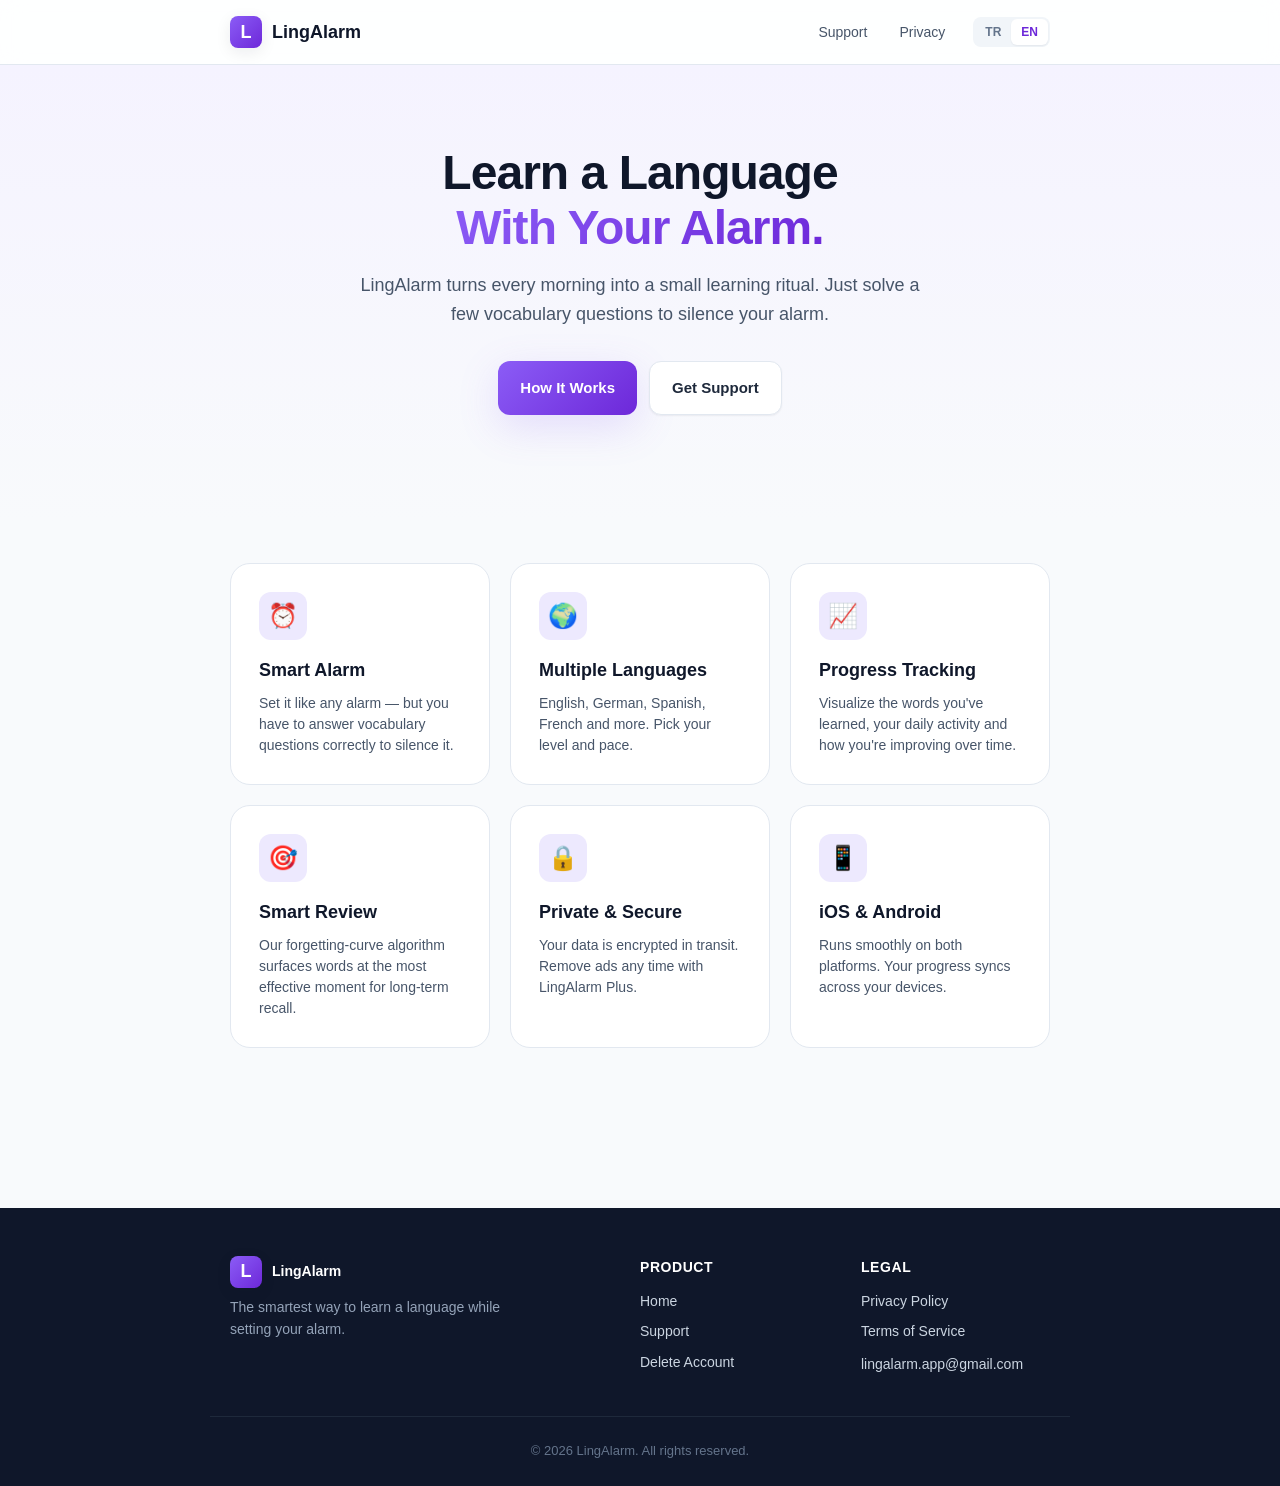
<file: index.html>
<!DOCTYPE html>
<html lang="tr">
<head>
  <meta charset="UTF-8" />
  <meta name="viewport" content="width=device-width, initial-scale=1.0" />
  <title>LingAlarm — Alarm Kurarken Dil Öğren</title>
  <meta name="description" content="Her sabah alarmınla birlikte yeni kelimeler öğren. LingAlarm, dil öğrenmeyi günlük alışkanlığa dönüştürür." />
  <meta name="theme-color" content="#7c3aed" />
  <meta property="og:title" content="LingAlarm — Alarm Kurarken Dil Öğren" />
  <meta property="og:description" content="Her sabah alarmınla birlikte yeni kelimeler öğren." />
  <meta property="og:type" content="website" />
  <link rel="stylesheet" href="assets/style.css" />
  <link rel="icon" href="data:image/svg+xml,%3Csvg xmlns='http://www.w3.org/2000/svg' viewBox='0 0 32 32'%3E%3Crect width='32' height='32' rx='8' fill='%237c3aed'/%3E%3Ctext x='16' y='22' font-size='18' font-family='system-ui,-apple-system' font-weight='700' fill='white' text-anchor='middle'%3EL%3C/text%3E%3C/svg%3E" />
</head>
<body>
  <header class="site-header">
    <div class="container">
      <a href="/" class="logo">
        <span class="logo-mark">L</span>
        <span>LingAlarm</span>
      </a>
      <nav class="nav">
        <a href="support.html" data-lang-section="tr">Destek</a>
        <a href="support.html" data-lang-section="en">Support</a>
        <a href="privacy-policy.html" data-lang-section="tr">Gizlilik</a>
        <a href="privacy-policy.html" data-lang-section="en">Privacy</a>
        <div class="lang-toggle">
          <button data-lang-btn="tr">TR</button>
          <button data-lang-btn="en">EN</button>
        </div>
      </nav>
    </div>
  </header>

  <main>
    <!-- TURKISH -->
    <div data-lang-section="tr">
      <section class="hero">
        <div class="container">
          <h1>
            Alarmınla Birlikte<br />
            <span class="accent">Dil Öğren.</span>
          </h1>
          <p>
            LingAlarm, her sabahı küçük bir öğrenme ritüeline dönüştürür.
            Alarmını sustutmak için birkaç kelime sorusunu çözmen yeterli.
          </p>
          <div class="cta-row">
            <a href="#features" class="btn btn-primary">Nasıl Çalışır</a>
            <a href="support.html" class="btn btn-secondary">Destek Al</a>
          </div>
        </div>
      </section>

      <section class="features" id="features">
        <div class="container">
          <div class="feature-grid">
            <div class="feature-card">
              <div class="feature-icon">⏰</div>
              <h3>Akıllı Alarm</h3>
              <p>Normal bir alarm gibi kurulur — ancak sustutmak için kelime sorularını doğru cevaplaman gerekir.</p>
            </div>
            <div class="feature-card">
              <div class="feature-icon">🌍</div>
              <h3>Çoklu Dil</h3>
              <p>İngilizce, Almanca, İspanyolca, Fransızca ve daha fazlası. Kendi seviyeni seç.</p>
            </div>
            <div class="feature-card">
              <div class="feature-icon">📈</div>
              <h3>İlerleme Takibi</h3>
              <p>Öğrendiğin kelimeleri, günlük aktivitelerini ve gelişimini görselleştir.</p>
            </div>
            <div class="feature-card">
              <div class="feature-icon">🎯</div>
              <h3>Akıllı Tekrar</h3>
              <p>Unutma eğrisine dayalı algoritma ile kelimeleri en doğru zamanda karşına getiririz.</p>
            </div>
            <div class="feature-card">
              <div class="feature-icon">🔒</div>
              <h3>Gizli &amp; Güvenli</h3>
              <p>Verilerin şifrelenerek saklanır. Reklamları istediğin zaman Plus ile kaldırabilirsin.</p>
            </div>
            <div class="feature-card">
              <div class="feature-icon">📱</div>
              <h3>iOS &amp; Android</h3>
              <p>İki platformda da sorunsuz çalışır. İlerlemen cihazlar arasında senkronize olur.</p>
            </div>
          </div>
        </div>
      </section>
    </div>

    <!-- ENGLISH -->
    <div data-lang-section="en">
      <section class="hero">
        <div class="container">
          <h1>
            Learn a Language<br />
            <span class="accent">With Your Alarm.</span>
          </h1>
          <p>
            LingAlarm turns every morning into a small learning ritual.
            Just solve a few vocabulary questions to silence your alarm.
          </p>
          <div class="cta-row">
            <a href="#features" class="btn btn-primary">How It Works</a>
            <a href="support.html" class="btn btn-secondary">Get Support</a>
          </div>
        </div>
      </section>

      <section class="features" id="features">
        <div class="container">
          <div class="feature-grid">
            <div class="feature-card">
              <div class="feature-icon">⏰</div>
              <h3>Smart Alarm</h3>
              <p>Set it like any alarm — but you have to answer vocabulary questions correctly to silence it.</p>
            </div>
            <div class="feature-card">
              <div class="feature-icon">🌍</div>
              <h3>Multiple Languages</h3>
              <p>English, German, Spanish, French and more. Pick your level and pace.</p>
            </div>
            <div class="feature-card">
              <div class="feature-icon">📈</div>
              <h3>Progress Tracking</h3>
              <p>Visualize the words you've learned, your daily activity and how you're improving over time.</p>
            </div>
            <div class="feature-card">
              <div class="feature-icon">🎯</div>
              <h3>Smart Review</h3>
              <p>Our forgetting-curve algorithm surfaces words at the most effective moment for long-term recall.</p>
            </div>
            <div class="feature-card">
              <div class="feature-icon">🔒</div>
              <h3>Private &amp; Secure</h3>
              <p>Your data is encrypted in transit. Remove ads any time with LingAlarm Plus.</p>
            </div>
            <div class="feature-card">
              <div class="feature-icon">📱</div>
              <h3>iOS &amp; Android</h3>
              <p>Runs smoothly on both platforms. Your progress syncs across your devices.</p>
            </div>
          </div>
        </div>
      </section>
    </div>
  </main>

  <footer class="site-footer">
    <div class="container">
      <div class="col-brand">
        <a href="/" class="logo">
          <span class="logo-mark">L</span>
          <span>LingAlarm</span>
        </a>
        <p data-lang-section="tr">Alarm kurarken dil öğrenmek için en akıllı yol.</p>
        <p data-lang-section="en">The smartest way to learn a language while setting your alarm.</p>
      </div>
      <div>
        <h4 data-lang-section="tr">Ürün</h4>
        <h4 data-lang-section="en">Product</h4>
        <ul>
          <li><a href="index.html" data-lang-section="tr">Ana Sayfa</a><a href="index.html" data-lang-section="en">Home</a></li>
          <li><a href="support.html" data-lang-section="tr">Destek</a><a href="support.html" data-lang-section="en">Support</a></li>
          <li><a href="delete-account.html" data-lang-section="tr">Hesap Sil</a><a href="delete-account.html" data-lang-section="en">Delete Account</a></li>
        </ul>
      </div>
      <div>
        <h4 data-lang-section="tr">Yasal</h4>
        <h4 data-lang-section="en">Legal</h4>
        <ul>
          <li><a href="privacy-policy.html" data-lang-section="tr">Gizlilik Politikası</a><a href="privacy-policy.html" data-lang-section="en">Privacy Policy</a></li>
          <li><a href="terms.html" data-lang-section="tr">Kullanım Şartları</a><a href="terms.html" data-lang-section="en">Terms of Service</a></li>
          <li><a href="mailto:lingalarm.app@gmail.com">lingalarm.app@gmail.com</a></li>
        </ul>
      </div>
    </div>
    <div class="footer-bottom">
      <span data-lang-section="tr">© 2026 LingAlarm. Tüm hakları saklıdır.</span>
      <span data-lang-section="en">© 2026 LingAlarm. All rights reserved.</span>
    </div>
  </footer>

  <script src="assets/app.js"></script>
</body>
</html>
</file>
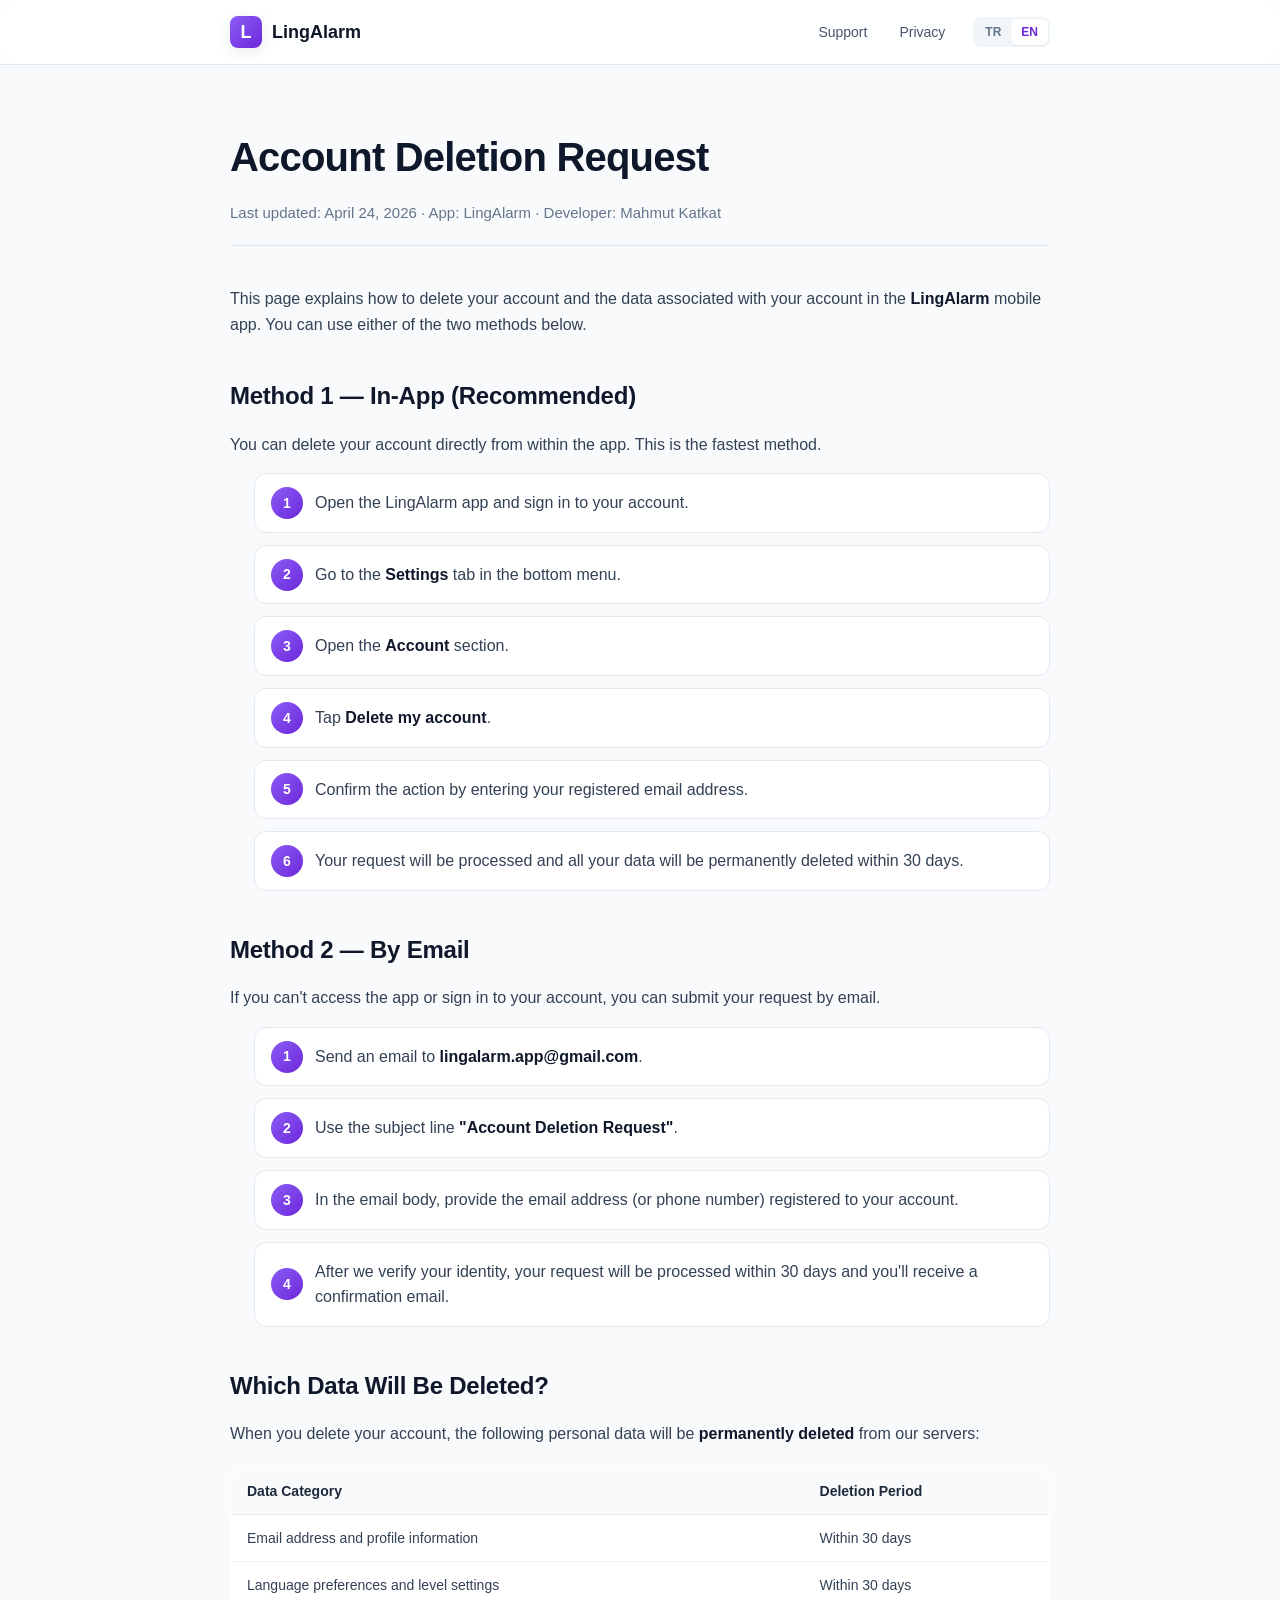
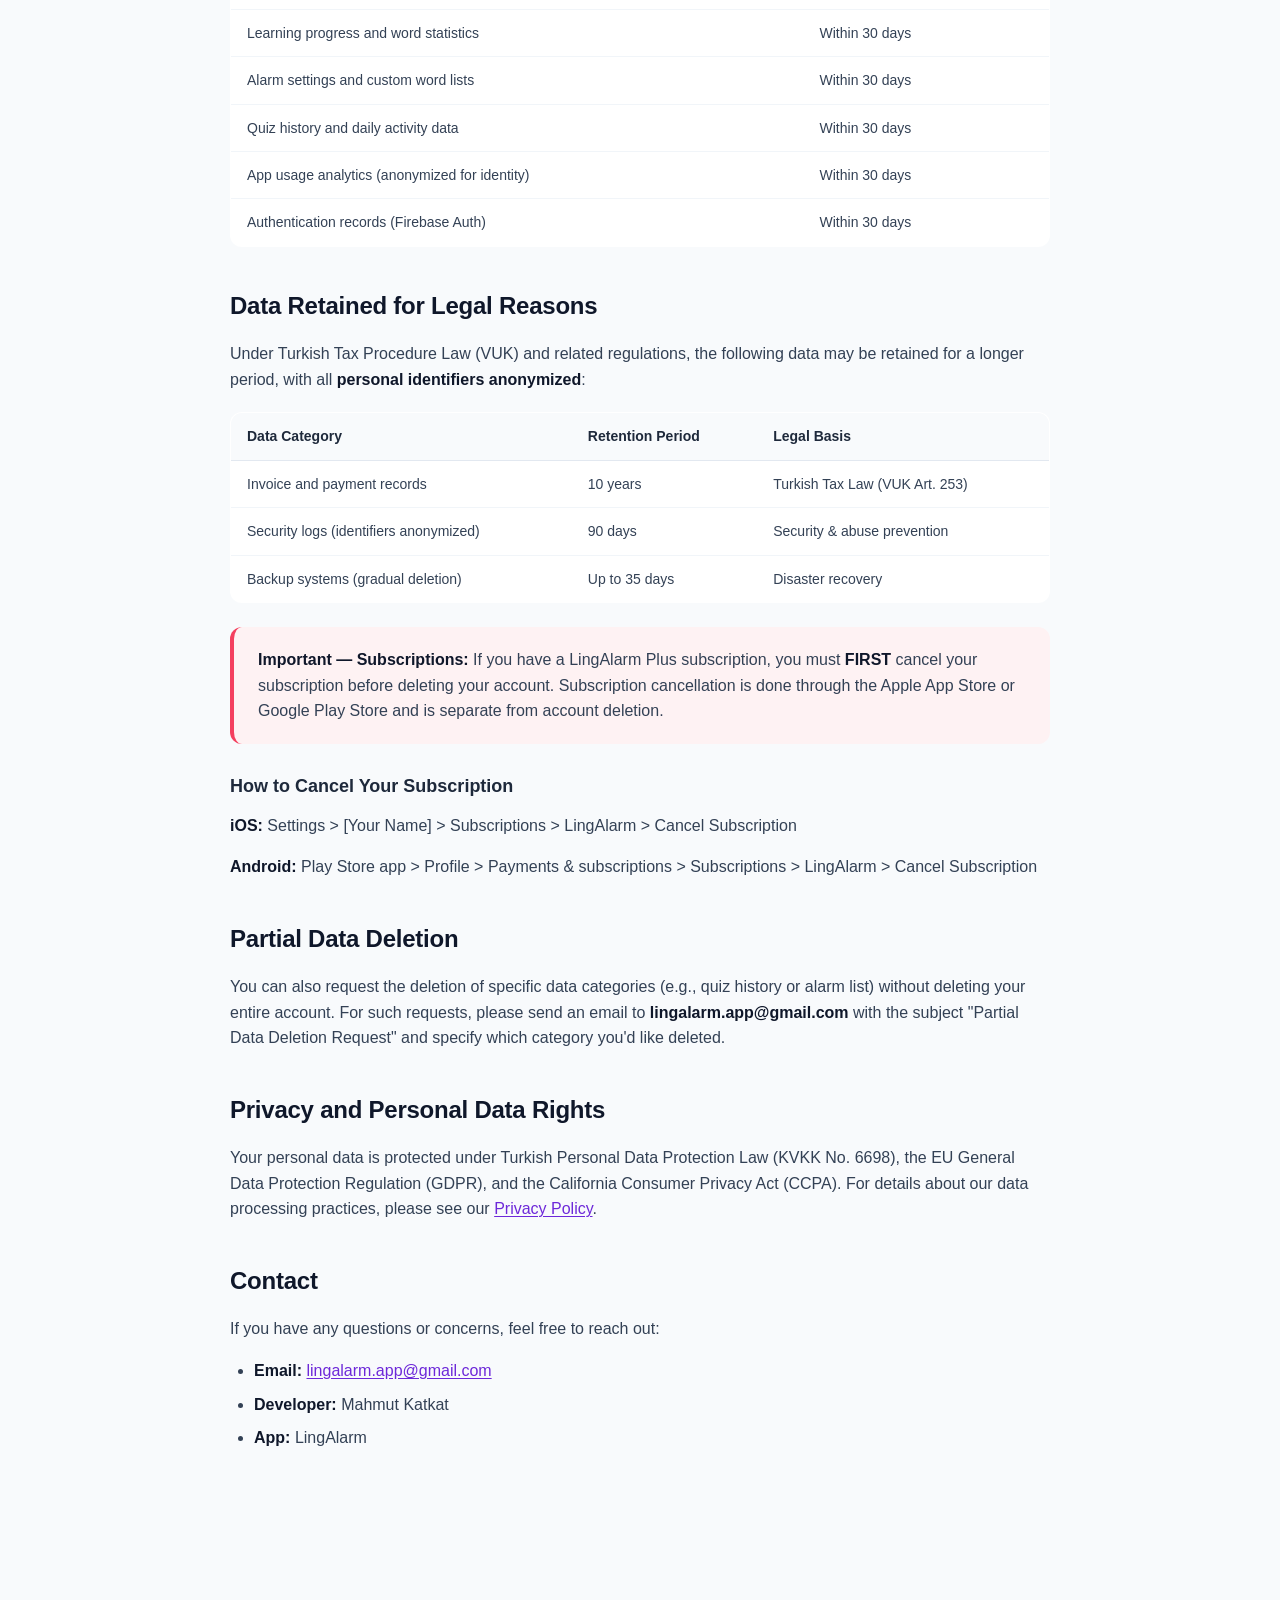
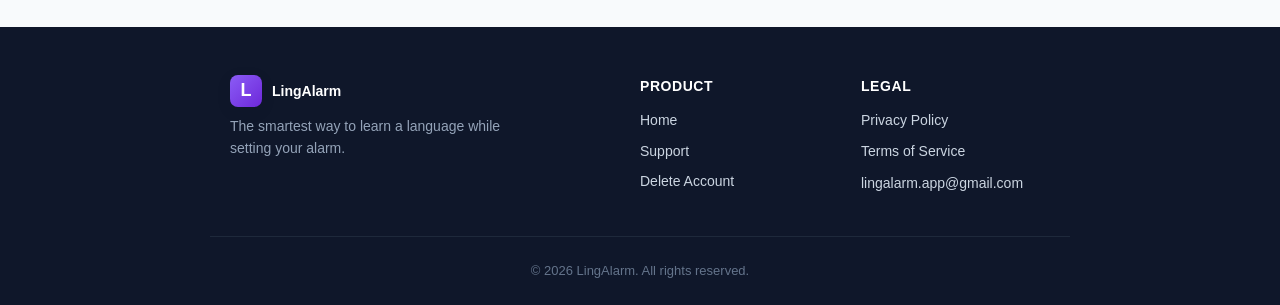
<file: delete-account.html>
<!DOCTYPE html>
<html lang="tr">
<head>
  <meta charset="UTF-8" />
  <meta name="viewport" content="width=device-width, initial-scale=1.0" />
  <title>Hesap Silme — LingAlarm</title>
  <meta name="description" content="LingAlarm hesabınızı ve ilişkili verilerinizi nasıl sileceğinizi öğrenin." />
  <meta name="theme-color" content="#7c3aed" />
  <link rel="stylesheet" href="assets/style.css" />
  <link rel="icon" href="data:image/svg+xml,%3Csvg xmlns='http://www.w3.org/2000/svg' viewBox='0 0 32 32'%3E%3Crect width='32' height='32' rx='8' fill='%237c3aed'/%3E%3Ctext x='16' y='22' font-size='18' font-family='system-ui,-apple-system' font-weight='700' fill='white' text-anchor='middle'%3EL%3C/text%3E%3C/svg%3E" />
</head>
<body>
  <header class="site-header">
    <div class="container">
      <a href="index.html" class="logo">
        <span class="logo-mark">L</span>
        <span>LingAlarm</span>
      </a>
      <nav class="nav">
        <a href="support.html" data-lang-section="tr">Destek</a>
        <a href="support.html" data-lang-section="en">Support</a>
        <a href="privacy-policy.html" data-lang-section="tr">Gizlilik</a>
        <a href="privacy-policy.html" data-lang-section="en">Privacy</a>
        <div class="lang-toggle">
          <button data-lang-btn="tr">TR</button>
          <button data-lang-btn="en">EN</button>
        </div>
      </nav>
    </div>
  </header>

  <main class="page-content">
    <div class="container">

      <!-- TURKISH -->
      <div data-lang-section="tr">
        <h1>Hesap Silme Talebi</h1>
        <p class="subtitle">Son güncelleme: 24 Nisan 2026 · Uygulama: LingAlarm · Geliştirici: Mahmut Katkat</p>

        <p>
          Bu sayfa, <strong>LingAlarm</strong> mobil uygulamasındaki hesabınızı ve
          hesabınızla ilişkilendirilmiş verilerinizi nasıl silebileceğinizi anlatır.
          Aşağıdaki iki yöntemden birini kullanabilirsiniz.
        </p>

        <h2>Yöntem 1 — Uygulama İçinden (Önerilir)</h2>
        <p>Hesabınızı doğrudan uygulama içinden silebilirsiniz. Bu en hızlı yöntemdir.</p>
        <ol class="steps">
          <li>LingAlarm uygulamasını açın ve hesabınıza giriş yapın.</li>
          <li>Alt menüden <strong>Ayarlar</strong> sekmesine gidin.</li>
          <li><strong>Hesap</strong> bölümünü açın.</li>
          <li><strong>Hesabımı Sil</strong> seçeneğine dokunun.</li>
          <li>Onay ekranında kayıtlı e-posta adresinizi girerek işlemi onaylayın.</li>
          <li>Talebiniz işleme alınacak ve 30 gün içinde tüm verileriniz kalıcı olarak silinecektir.</li>
        </ol>

        <h2>Yöntem 2 — E-posta ile</h2>
        <p>
          Uygulamaya erişiminiz yoksa veya hesabınıza giriş yapamıyorsanız,
          aşağıdaki adımları izleyerek e-posta ile talep gönderebilirsiniz.
        </p>
        <ol class="steps">
          <li>
            <strong>lingalarm.app@gmail.com</strong> adresine bir e-posta gönderin.
          </li>
          <li>
            E-posta konusuna <strong>"Hesap Silme Talebi"</strong> yazın.
          </li>
          <li>
            E-postanın gövdesinde hesabınızda kayıtlı e-posta adresinizi (veya telefon numaranızı) belirtin.
          </li>
          <li>
            Ekibimiz kimliğinizi doğruladıktan sonra talebiniz 30 gün içinde işleme alınır
            ve size onay e-postası gönderilir.
          </li>
        </ol>

        <h2>Hangi Veriler Silinecek?</h2>
        <p>
          Hesabınızı sildiğinizde, aşağıdaki tüm kişisel veriler sunucularımızdan
          <strong>kalıcı olarak silinir</strong>:
        </p>
        <table class="data-table">
          <thead>
            <tr>
              <th>Veri Kategorisi</th>
              <th>Silme Süresi</th>
            </tr>
          </thead>
          <tbody>
            <tr><td>E-posta adresi ve profil bilgileri</td><td>30 gün içinde</td></tr>
            <tr><td>Dil tercihleri ve seviye ayarları</td><td>30 gün içinde</td></tr>
            <tr><td>Öğrenme ilerlemesi ve kelime istatistikleri</td><td>30 gün içinde</td></tr>
            <tr><td>Alarm ayarları ve özel kelime listeleri</td><td>30 gün içinde</td></tr>
            <tr><td>Quiz geçmişi ve günlük aktivite verileri</td><td>30 gün içinde</td></tr>
            <tr><td>Uygulama kullanım analitikleri (kimlik kısmı anonimleştirilir)</td><td>30 gün içinde</td></tr>
            <tr><td>Kimlik doğrulama kayıtları (Firebase Auth)</td><td>30 gün içinde</td></tr>
          </tbody>
        </table>

        <h2>Yasal Sebeplerle Saklanan Veriler</h2>
        <p>
          Türk Vergi Usul Kanunu (VUK) ve ilgili mevzuat gereği, aşağıdaki
          veriler <strong>kişisel kimlik bilgilerinizden ayrıştırılarak</strong>
          daha uzun süre saklanabilir:
        </p>
        <table class="data-table">
          <thead>
            <tr>
              <th>Veri Kategorisi</th>
              <th>Saklama Süresi</th>
              <th>Yasal Dayanak</th>
            </tr>
          </thead>
          <tbody>
            <tr><td>Fatura ve ödeme kayıtları</td><td>10 yıl</td><td>Türk Vergi Mevzuatı (VUK m. 253)</td></tr>
            <tr><td>Güvenlik logları (kimlik bilgisi anonimleştirilmiş)</td><td>90 gün</td><td>Güvenlik ve suistimal tespiti</td></tr>
            <tr><td>Yedekleme sistemleri (kademeli silme)</td><td>35 güne kadar</td><td>Felaket kurtarma</td></tr>
          </tbody>
        </table>

        <div class="callout warn">
          <p>
            <strong>Önemli — Abonelikler:</strong> LingAlarm Plus aboneliğiniz varsa,
            hesabınızı silmeden <strong>ÖNCE</strong> aboneliğinizi iptal etmelisiniz.
            Abonelik iptali, Apple App Store veya Google Play Store üzerinden
            yapılmaktadır ve hesap silme işleminden ayrıdır.
          </p>
        </div>

        <h3>Abonelik Nasıl İptal Edilir?</h3>
        <p><strong>iOS:</strong> Ayarlar &gt; [Adınız] &gt; Abonelikler &gt; LingAlarm &gt; Aboneliği İptal Et</p>
        <p><strong>Android:</strong> Play Store uygulaması &gt; Profil &gt; Ödemeler ve abonelikler &gt; Abonelikler &gt; LingAlarm &gt; Aboneliği İptal Et</p>

        <h2>Kısmi Veri Silme</h2>
        <p>
          Hesabınızı tamamen silmeden yalnızca belirli veri kategorilerinin
          (ör. quiz geçmişi veya alarm listesi) silinmesini de talep edebilirsiniz.
          Bu talepler için <strong>lingalarm.app@gmail.com</strong> adresine
          "Kısmi Veri Silme Talebi" konulu bir e-posta gönderin ve hangi
          kategorinin silinmesini istediğinizi belirtin.
        </p>

        <h2>Gizlilik ve Kişisel Veri Hakları</h2>
        <p>
          Kişisel verileriniz; 6698 sayılı Kişisel Verilerin Korunması Kanunu (KVKK),
          Avrupa Birliği Genel Veri Koruma Tüzüğü (GDPR) ve California Consumer Privacy Act (CCPA)
          kapsamında korunmaktadır. Veri işleme faaliyetlerimizin tamamı için lütfen
          <a href="privacy-policy.html">Gizlilik Politikası</a> sayfamızı inceleyin.
        </p>

        <h2>İletişim</h2>
        <p>
          Herhangi bir sorunuz veya endişeniz varsa bize ulaşabilirsiniz:
        </p>
        <ul>
          <li><strong>E-posta:</strong> <a href="mailto:lingalarm.app@gmail.com">lingalarm.app@gmail.com</a></li>
          <li><strong>Geliştirici:</strong> Mahmut Katkat</li>
          <li><strong>Uygulama:</strong> LingAlarm</li>
        </ul>
      </div>

      <!-- ENGLISH -->
      <div data-lang-section="en">
        <h1>Account Deletion Request</h1>
        <p class="subtitle">Last updated: April 24, 2026 · App: LingAlarm · Developer: Mahmut Katkat</p>

        <p>
          This page explains how to delete your account and the data associated
          with your account in the <strong>LingAlarm</strong> mobile app.
          You can use either of the two methods below.
        </p>

        <h2>Method 1 — In-App (Recommended)</h2>
        <p>You can delete your account directly from within the app. This is the fastest method.</p>
        <ol class="steps">
          <li>Open the LingAlarm app and sign in to your account.</li>
          <li>Go to the <strong>Settings</strong> tab in the bottom menu.</li>
          <li>Open the <strong>Account</strong> section.</li>
          <li>Tap <strong>Delete my account</strong>.</li>
          <li>Confirm the action by entering your registered email address.</li>
          <li>Your request will be processed and all your data will be permanently deleted within 30 days.</li>
        </ol>

        <h2>Method 2 — By Email</h2>
        <p>
          If you can't access the app or sign in to your account,
          you can submit your request by email.
        </p>
        <ol class="steps">
          <li>
            Send an email to <strong>lingalarm.app@gmail.com</strong>.
          </li>
          <li>
            Use the subject line <strong>"Account Deletion Request"</strong>.
          </li>
          <li>
            In the email body, provide the email address (or phone number) registered to your account.
          </li>
          <li>
            After we verify your identity, your request will be processed within 30 days
            and you'll receive a confirmation email.
          </li>
        </ol>

        <h2>Which Data Will Be Deleted?</h2>
        <p>
          When you delete your account, the following personal data will be
          <strong>permanently deleted</strong> from our servers:
        </p>
        <table class="data-table">
          <thead>
            <tr>
              <th>Data Category</th>
              <th>Deletion Period</th>
            </tr>
          </thead>
          <tbody>
            <tr><td>Email address and profile information</td><td>Within 30 days</td></tr>
            <tr><td>Language preferences and level settings</td><td>Within 30 days</td></tr>
            <tr><td>Learning progress and word statistics</td><td>Within 30 days</td></tr>
            <tr><td>Alarm settings and custom word lists</td><td>Within 30 days</td></tr>
            <tr><td>Quiz history and daily activity data</td><td>Within 30 days</td></tr>
            <tr><td>App usage analytics (anonymized for identity)</td><td>Within 30 days</td></tr>
            <tr><td>Authentication records (Firebase Auth)</td><td>Within 30 days</td></tr>
          </tbody>
        </table>

        <h2>Data Retained for Legal Reasons</h2>
        <p>
          Under Turkish Tax Procedure Law (VUK) and related regulations, the
          following data may be retained for a longer period, with all
          <strong>personal identifiers anonymized</strong>:
        </p>
        <table class="data-table">
          <thead>
            <tr>
              <th>Data Category</th>
              <th>Retention Period</th>
              <th>Legal Basis</th>
            </tr>
          </thead>
          <tbody>
            <tr><td>Invoice and payment records</td><td>10 years</td><td>Turkish Tax Law (VUK Art. 253)</td></tr>
            <tr><td>Security logs (identifiers anonymized)</td><td>90 days</td><td>Security &amp; abuse prevention</td></tr>
            <tr><td>Backup systems (gradual deletion)</td><td>Up to 35 days</td><td>Disaster recovery</td></tr>
          </tbody>
        </table>

        <div class="callout warn">
          <p>
            <strong>Important — Subscriptions:</strong> If you have a LingAlarm Plus
            subscription, you must <strong>FIRST</strong> cancel your subscription
            before deleting your account. Subscription cancellation is done through
            the Apple App Store or Google Play Store and is separate from account deletion.
          </p>
        </div>

        <h3>How to Cancel Your Subscription</h3>
        <p><strong>iOS:</strong> Settings &gt; [Your Name] &gt; Subscriptions &gt; LingAlarm &gt; Cancel Subscription</p>
        <p><strong>Android:</strong> Play Store app &gt; Profile &gt; Payments &amp; subscriptions &gt; Subscriptions &gt; LingAlarm &gt; Cancel Subscription</p>

        <h2>Partial Data Deletion</h2>
        <p>
          You can also request the deletion of specific data categories
          (e.g., quiz history or alarm list) without deleting your entire account.
          For such requests, please send an email to <strong>lingalarm.app@gmail.com</strong>
          with the subject "Partial Data Deletion Request" and specify which
          category you'd like deleted.
        </p>

        <h2>Privacy and Personal Data Rights</h2>
        <p>
          Your personal data is protected under Turkish Personal Data Protection Law
          (KVKK No. 6698), the EU General Data Protection Regulation (GDPR), and the
          California Consumer Privacy Act (CCPA). For details about our data processing
          practices, please see our <a href="privacy-policy.html">Privacy Policy</a>.
        </p>

        <h2>Contact</h2>
        <p>If you have any questions or concerns, feel free to reach out:</p>
        <ul>
          <li><strong>Email:</strong> <a href="mailto:lingalarm.app@gmail.com">lingalarm.app@gmail.com</a></li>
          <li><strong>Developer:</strong> Mahmut Katkat</li>
          <li><strong>App:</strong> LingAlarm</li>
        </ul>
      </div>

    </div>
  </main>

  <footer class="site-footer">
    <div class="container">
      <div class="col-brand">
        <a href="index.html" class="logo">
          <span class="logo-mark">L</span>
          <span>LingAlarm</span>
        </a>
        <p data-lang-section="tr">Alarm kurarken dil öğrenmek için en akıllı yol.</p>
        <p data-lang-section="en">The smartest way to learn a language while setting your alarm.</p>
      </div>
      <div>
        <h4 data-lang-section="tr">Ürün</h4>
        <h4 data-lang-section="en">Product</h4>
        <ul>
          <li><a href="index.html" data-lang-section="tr">Ana Sayfa</a><a href="index.html" data-lang-section="en">Home</a></li>
          <li><a href="support.html" data-lang-section="tr">Destek</a><a href="support.html" data-lang-section="en">Support</a></li>
          <li><a href="delete-account.html" data-lang-section="tr">Hesap Sil</a><a href="delete-account.html" data-lang-section="en">Delete Account</a></li>
        </ul>
      </div>
      <div>
        <h4 data-lang-section="tr">Yasal</h4>
        <h4 data-lang-section="en">Legal</h4>
        <ul>
          <li><a href="privacy-policy.html" data-lang-section="tr">Gizlilik Politikası</a><a href="privacy-policy.html" data-lang-section="en">Privacy Policy</a></li>
          <li><a href="terms.html" data-lang-section="tr">Kullanım Şartları</a><a href="terms.html" data-lang-section="en">Terms of Service</a></li>
          <li><a href="mailto:lingalarm.app@gmail.com">lingalarm.app@gmail.com</a></li>
        </ul>
      </div>
    </div>
    <div class="footer-bottom">
      <span data-lang-section="tr">© 2026 LingAlarm. Tüm hakları saklıdır.</span>
      <span data-lang-section="en">© 2026 LingAlarm. All rights reserved.</span>
    </div>
  </footer>

  <script src="assets/app.js"></script>
</body>
</html>
</file>
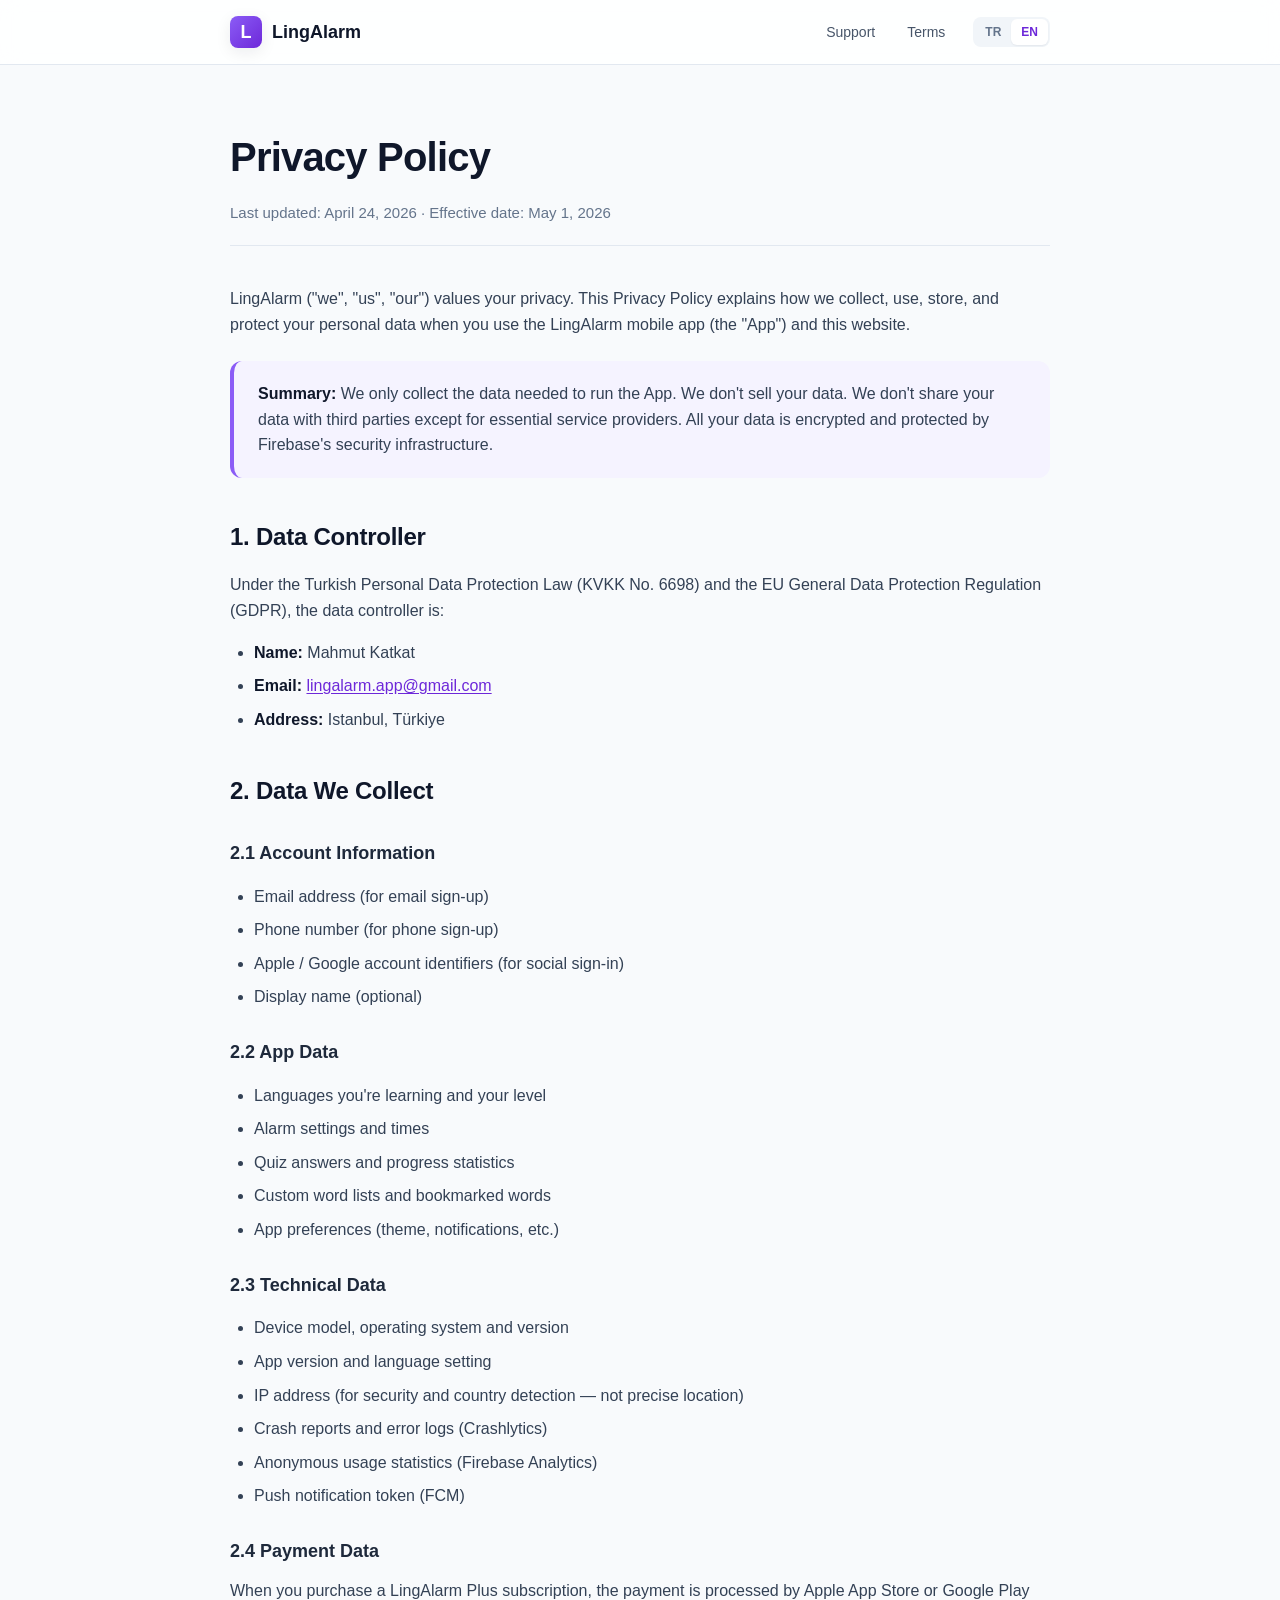
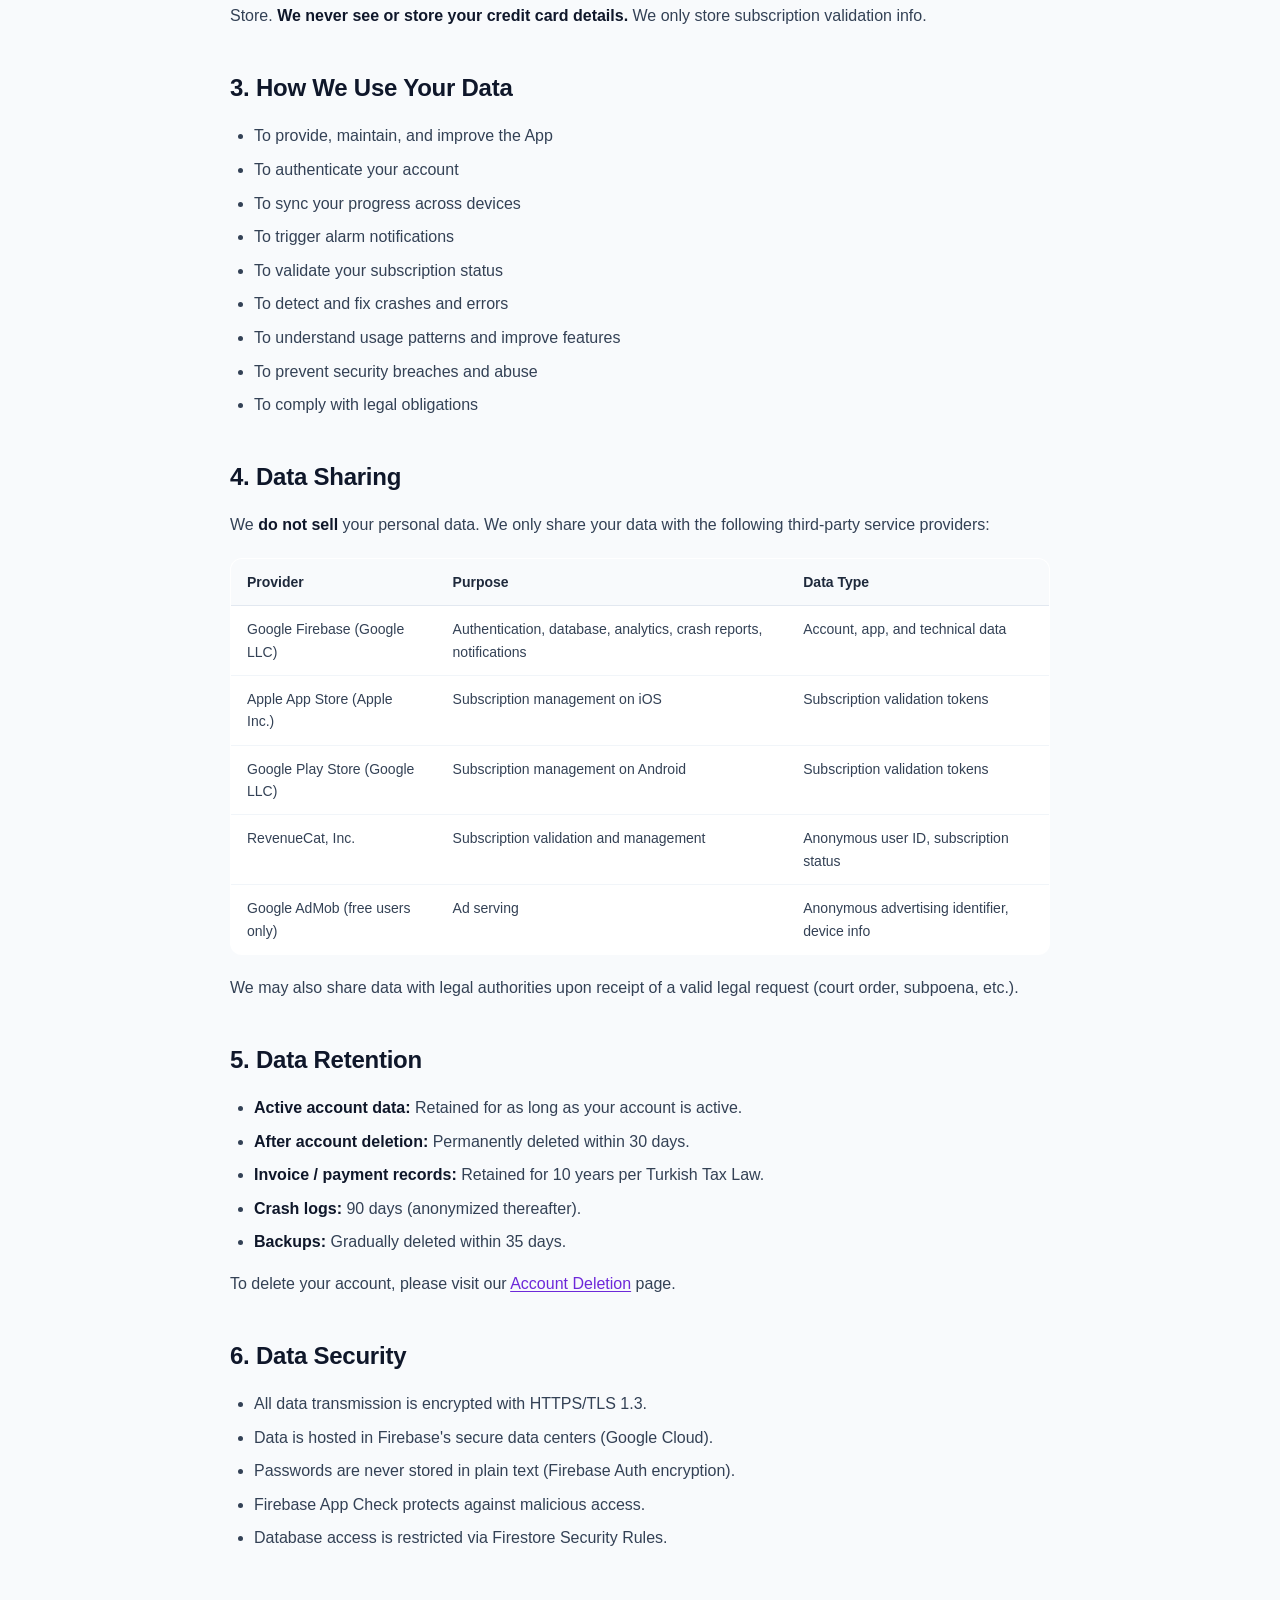
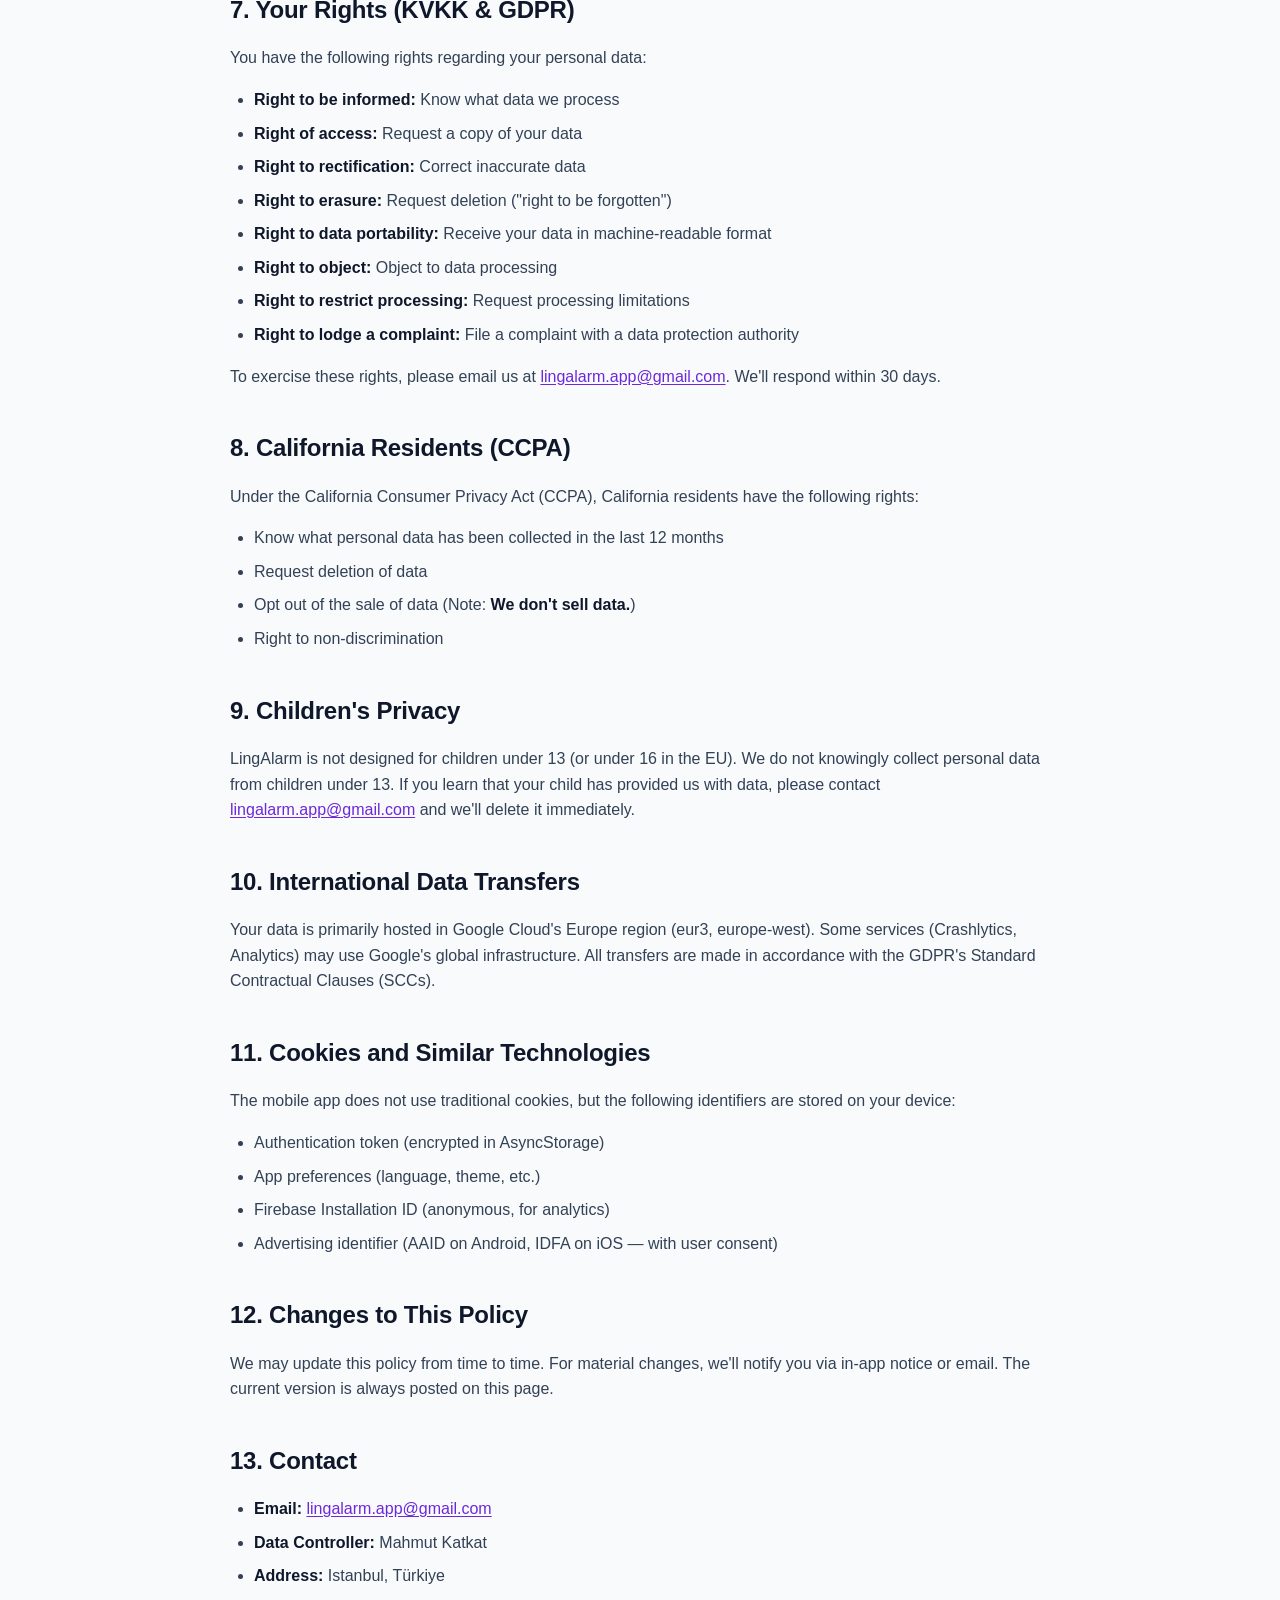
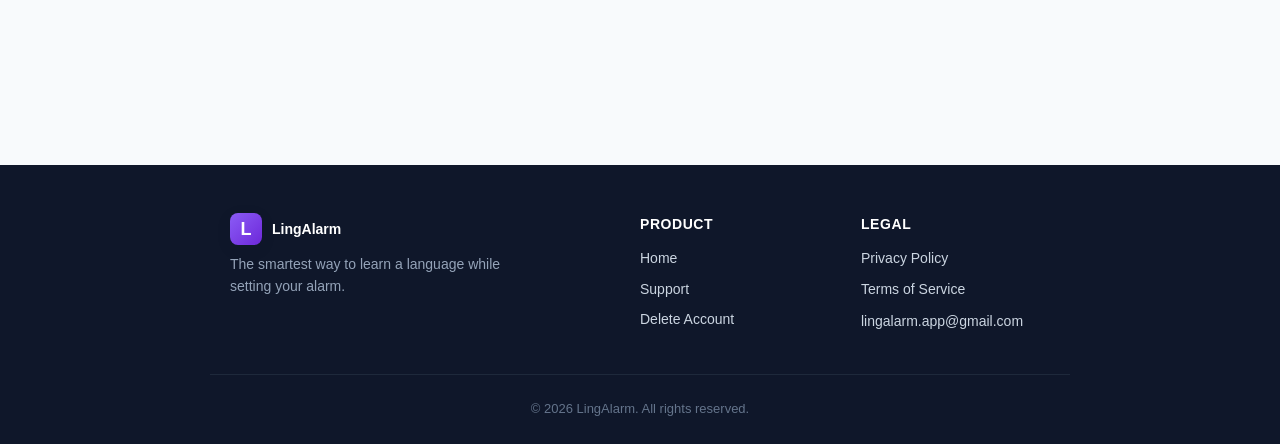
<file: privacy-policy.html>
<!DOCTYPE html>
<html lang="tr">
<head>
  <meta charset="UTF-8" />
  <meta name="viewport" content="width=device-width, initial-scale=1.0" />
  <title>Gizlilik Politikası — LingAlarm</title>
  <meta name="description" content="LingAlarm gizlilik politikası. Verilerinizi nasıl topladığımızı, kullandığımızı ve koruduğumuzu öğrenin." />
  <meta name="theme-color" content="#7c3aed" />
  <link rel="stylesheet" href="assets/style.css" />
  <link rel="icon" href="data:image/svg+xml,%3Csvg xmlns='http://www.w3.org/2000/svg' viewBox='0 0 32 32'%3E%3Crect width='32' height='32' rx='8' fill='%237c3aed'/%3E%3Ctext x='16' y='22' font-size='18' font-family='system-ui,-apple-system' font-weight='700' fill='white' text-anchor='middle'%3EL%3C/text%3E%3C/svg%3E" />
</head>
<body>
  <header class="site-header">
    <div class="container">
      <a href="index.html" class="logo">
        <span class="logo-mark">L</span>
        <span>LingAlarm</span>
      </a>
      <nav class="nav">
        <a href="support.html" data-lang-section="tr">Destek</a>
        <a href="support.html" data-lang-section="en">Support</a>
        <a href="terms.html" data-lang-section="tr">Şartlar</a>
        <a href="terms.html" data-lang-section="en">Terms</a>
        <div class="lang-toggle">
          <button data-lang-btn="tr">TR</button>
          <button data-lang-btn="en">EN</button>
        </div>
      </nav>
    </div>
  </header>

  <main class="page-content">
    <div class="container">

      <!-- TURKISH -->
      <div data-lang-section="tr">
        <h1>Gizlilik Politikası</h1>
        <p class="subtitle">Son güncelleme: 24 Nisan 2026 · Yürürlük tarihi: 1 Mayıs 2026</p>

        <p>
          LingAlarm ("biz", "bize", "bizim") olarak gizliliğinize önem veriyoruz.
          Bu Gizlilik Politikası; LingAlarm mobil uygulamasını ("Uygulama") ve
          bu web sitesini kullandığınızda kişisel verilerinizi nasıl topladığımızı,
          kullandığımızı, sakladığımızı ve koruduğumuzu açıklar.
        </p>

        <div class="callout info">
          <p>
            <strong>Özet:</strong> Yalnızca Uygulamayı çalıştırmak için gerekli
            verileri toplarız, verilerinizi satmayız, reklam ağları dışında
            üçüncü taraflarla paylaşmayız ve tüm verileriniz Firebase güvenlik
            altyapısı ile şifrelenerek korunur.
          </p>
        </div>

        <h2>1. Veri Sorumlusu</h2>
        <p>
          6698 sayılı Kişisel Verilerin Korunması Kanunu (KVKK) kapsamında veri sorumlusu:
        </p>
        <ul>
          <li><strong>İsim:</strong> Mahmut Katkat</li>
          <li><strong>E-posta:</strong> <a href="mailto:lingalarm.app@gmail.com">lingalarm.app@gmail.com</a></li>
          <li><strong>Adres:</strong> İstanbul, Türkiye</li>
        </ul>

        <h2>2. Topladığımız Veriler</h2>

        <h3>2.1 Hesap Bilgileri</h3>
        <ul>
          <li>E-posta adresi (e-posta ile kayıt için)</li>
          <li>Telefon numarası (telefon ile kayıt için)</li>
          <li>Apple / Google hesap tanıtıcıları (sosyal giriş için)</li>
          <li>Kullanıcı adı (isteğe bağlı görüntü adı)</li>
        </ul>

        <h3>2.2 Uygulama Verileri</h3>
        <ul>
          <li>Öğrenmekte olduğunuz diller ve seviyeniz</li>
          <li>Alarm ayarlarınız ve zamanları</li>
          <li>Quiz cevaplarınız ve ilerleme istatistikleri</li>
          <li>Özel kelime listeleri ve işaretli kelimeler</li>
          <li>Uygulama tercihleri (tema, bildirimler vb.)</li>
        </ul>

        <h3>2.3 Teknik Veriler</h3>
        <ul>
          <li>Cihaz modeli, işletim sistemi ve sürümü</li>
          <li>Uygulama sürümü ve dil ayarı</li>
          <li>IP adresi (güvenlik ve konum tespiti için, hassas konum değil)</li>
          <li>Çökme raporları ve hata günlükleri (Crashlytics)</li>
          <li>Anonim kullanım istatistikleri (Firebase Analytics)</li>
          <li>Push bildirim tokeni (FCM)</li>
        </ul>

        <h3>2.4 Ödeme Verileri</h3>
        <p>
          LingAlarm Plus aboneliği satın aldığınızda, ödeme işlemi Apple App Store
          veya Google Play Store üzerinden gerçekleşir. <strong>Kredi kartı bilgilerinizi
          hiçbir zaman görmez veya saklamayız.</strong> Yalnızca abonelik durumunuza
          dair doğrulama bilgisini saklarız.
        </p>

        <h2>3. Verileri Nasıl Kullanıyoruz?</h2>
        <ul>
          <li>Uygulamayı sağlamak, sürdürmek ve iyileştirmek</li>
          <li>Hesabınıza giriş yapmanızı sağlamak</li>
          <li>İlerlemenizi senkronize etmek ve cihazlar arası tutarlılığı sağlamak</li>
          <li>Alarm bildirimlerini tetiklemek</li>
          <li>Abonelik durumunuzu doğrulamak</li>
          <li>Çökme ve hataları tespit ederek düzeltmek</li>
          <li>Kullanım kalıplarını anlamak ve özellikleri geliştirmek</li>
          <li>Güvenlik ihlalleri ve suistimali önlemek</li>
          <li>Yasal yükümlülüklere uymak</li>
        </ul>

        <h2>4. Verilerin Paylaşımı</h2>
        <p>
          Kişisel verilerinizi <strong>satmayız</strong>. Verilerinizi yalnızca
          aşağıdaki üçüncü taraf hizmet sağlayıcılarla paylaşırız:
        </p>

        <table class="data-table">
          <thead>
            <tr>
              <th>Hizmet Sağlayıcı</th>
              <th>Amaç</th>
              <th>Veri Türü</th>
            </tr>
          </thead>
          <tbody>
            <tr>
              <td>Google Firebase (Google LLC)</td>
              <td>Kimlik doğrulama, veritabanı, analitik, çökme raporları, bildirimler</td>
              <td>Hesap, uygulama ve teknik veriler</td>
            </tr>
            <tr>
              <td>Apple App Store (Apple Inc.)</td>
              <td>iOS'ta abonelik yönetimi</td>
              <td>Abonelik doğrulama tokenleri</td>
            </tr>
            <tr>
              <td>Google Play Store (Google LLC)</td>
              <td>Android'de abonelik yönetimi</td>
              <td>Abonelik doğrulama tokenleri</td>
            </tr>
            <tr>
              <td>RevenueCat, Inc.</td>
              <td>Abonelik doğrulama ve yönetimi</td>
              <td>Anonim kullanıcı ID'si, abonelik durumu</td>
            </tr>
            <tr>
              <td>Google AdMob (yalnızca ücretsiz kullanıcılar)</td>
              <td>Reklam sunumu</td>
              <td>Anonim reklam tanıtıcısı, cihaz bilgisi</td>
            </tr>
          </tbody>
        </table>

        <p>
          Ayrıca, geçerli bir yasal talep (mahkeme kararı, yasal zorunluluk vb.)
          olması durumunda verileri yasal mercilerle paylaşabiliriz.
        </p>

        <h2>5. Verilerin Saklanma Süresi</h2>
        <ul>
          <li><strong>Aktif hesap verileri:</strong> Hesabınız aktif olduğu sürece saklanır.</li>
          <li><strong>Hesap silme sonrası:</strong> 30 gün içinde kalıcı olarak silinir.</li>
          <li><strong>Fatura/ödeme kayıtları:</strong> Türk Vergi Mevzuatı gereği 10 yıl saklanır.</li>
          <li><strong>Çökme logları:</strong> 90 gün (sonrasında anonimleştirilir).</li>
          <li><strong>Yedekleme:</strong> Kademeli olarak 35 gün içinde yedeklerden silinir.</li>
        </ul>

        <p>
          Hesabınızı silmek için lütfen <a href="delete-account.html">Hesap Silme</a>
          sayfamızı ziyaret edin.
        </p>

        <h2>6. Veri Güvenliği</h2>
        <ul>
          <li>Tüm veri aktarımı HTTPS/TLS 1.3 ile şifrelenir.</li>
          <li>Veriler Firebase'in güvenli veri merkezlerinde (Google Cloud) barındırılır.</li>
          <li>Parolalar hiçbir zaman düz metin olarak saklanmaz (Firebase Auth şifreleme).</li>
          <li>Kötü niyetli erişim için Firebase App Check koruması aktiftir.</li>
          <li>Veritabanı erişimi Firestore Security Rules ile kısıtlanmıştır.</li>
        </ul>

        <h2>7. Haklarınız (KVKK &amp; GDPR)</h2>
        <p>Kişisel verileriniz üzerinde aşağıdaki haklara sahipsiniz:</p>
        <ul>
          <li><strong>Bilgi edinme:</strong> Hangi verilerinizi işlediğimizi öğrenme</li>
          <li><strong>Erişim:</strong> Verilerinizin bir kopyasını talep etme</li>
          <li><strong>Düzeltme:</strong> Yanlış verilerin düzeltilmesini isteme</li>
          <li><strong>Silme:</strong> Verilerinizin silinmesini talep etme ("unutulma hakkı")</li>
          <li><strong>Veri taşınabilirliği:</strong> Verilerinizi makine-okunabilir formatta alma</li>
          <li><strong>İtiraz:</strong> Veri işlemeye itiraz etme</li>
          <li><strong>Kısıtlama:</strong> Veri işlemenin kısıtlanmasını talep etme</li>
          <li><strong>Şikayet:</strong> Veri Koruma Kurumu'na şikayette bulunma</li>
        </ul>

        <p>
          Bu hakları kullanmak için <a href="mailto:lingalarm.app@gmail.com">lingalarm.app@gmail.com</a>
          adresine e-posta gönderebilirsiniz. Talepleriniz en geç 30 gün içinde yanıtlanır.
        </p>

        <h2>8. California Sakinleri için (CCPA)</h2>
        <p>
          California Consumer Privacy Act (CCPA) kapsamında California sakinleri
          aşağıdaki haklara sahiptir:
        </p>
        <ul>
          <li>Son 12 ayda hangi kişisel verilerin toplandığını bilme</li>
          <li>Verilerin silinmesini talep etme</li>
          <li>Verilerin satışına itiraz etme (Not: <strong>Biz veri satmıyoruz.</strong>)</li>
          <li>Ayrımcılık yapılmaması hakkı</li>
        </ul>

        <h2>9. Çocukların Gizliliği</h2>
        <p>
          LingAlarm, 13 yaşın (AB'de 16 yaşın) altındaki çocukların kullanımı için
          tasarlanmamıştır. 13 yaşın altındaki bir çocuktan bilerek kişisel veri
          toplamayız. Çocuğunuzun bize veri sağladığını fark ederseniz, lütfen
          <a href="mailto:lingalarm.app@gmail.com">lingalarm.app@gmail.com</a>
          adresinden bize ulaşın; verileri derhal sileceğiz.
        </p>

        <h2>10. Uluslararası Veri Transferleri</h2>
        <p>
          Verileriniz birincil olarak Google Cloud'un Avrupa (eur3, europe-west)
          bölgesinde barındırılır. Bazı hizmetler (Crashlytics, Analytics) Google'ın
          global altyapısını kullanabilir. Tüm transferler, GDPR'nin Standart
          Sözleşme Maddelerine (SCC) uygun olarak yapılır.
        </p>

        <h2>11. Çerezler ve Benzeri Teknolojiler</h2>
        <p>
          Mobil uygulamada geleneksel çerezler kullanılmaz, ancak cihazınızda
          aşağıdaki tanımlayıcılar saklanır:
        </p>
        <ul>
          <li>Kimlik doğrulama tokeni (AsyncStorage'da, şifrelenmiş)</li>
          <li>Uygulama tercihleri (dil, tema vb.)</li>
          <li>Firebase Installation ID (analitik için anonim)</li>
          <li>Reklam tanıtıcısı (Android için AAID, iOS için IDFA — kullanıcı izni ile)</li>
        </ul>

        <h2>12. Politika Değişiklikleri</h2>
        <p>
          Bu politikayı zaman zaman güncelleyebiliriz. Önemli değişiklikler
          yapıldığında uygulama içi bildirim veya e-posta ile sizi bilgilendiririz.
          Güncel sürüm her zaman bu sayfada yayınlanır.
        </p>

        <h2>13. İletişim</h2>
        <ul>
          <li><strong>E-posta:</strong> <a href="mailto:lingalarm.app@gmail.com">lingalarm.app@gmail.com</a></li>
          <li><strong>Veri Sorumlusu:</strong> Mahmut Katkat</li>
          <li><strong>Adres:</strong> İstanbul, Türkiye</li>
        </ul>
      </div>

      <!-- ENGLISH -->
      <div data-lang-section="en">
        <h1>Privacy Policy</h1>
        <p class="subtitle">Last updated: April 24, 2026 · Effective date: May 1, 2026</p>

        <p>
          LingAlarm ("we", "us", "our") values your privacy. This Privacy Policy
          explains how we collect, use, store, and protect your personal data when
          you use the LingAlarm mobile app (the "App") and this website.
        </p>

        <div class="callout info">
          <p>
            <strong>Summary:</strong> We only collect the data needed to run the App.
            We don't sell your data. We don't share your data with third parties
            except for essential service providers. All your data is encrypted and
            protected by Firebase's security infrastructure.
          </p>
        </div>

        <h2>1. Data Controller</h2>
        <p>
          Under the Turkish Personal Data Protection Law (KVKK No. 6698) and the
          EU General Data Protection Regulation (GDPR), the data controller is:
        </p>
        <ul>
          <li><strong>Name:</strong> Mahmut Katkat</li>
          <li><strong>Email:</strong> <a href="mailto:lingalarm.app@gmail.com">lingalarm.app@gmail.com</a></li>
          <li><strong>Address:</strong> Istanbul, Türkiye</li>
        </ul>

        <h2>2. Data We Collect</h2>

        <h3>2.1 Account Information</h3>
        <ul>
          <li>Email address (for email sign-up)</li>
          <li>Phone number (for phone sign-up)</li>
          <li>Apple / Google account identifiers (for social sign-in)</li>
          <li>Display name (optional)</li>
        </ul>

        <h3>2.2 App Data</h3>
        <ul>
          <li>Languages you're learning and your level</li>
          <li>Alarm settings and times</li>
          <li>Quiz answers and progress statistics</li>
          <li>Custom word lists and bookmarked words</li>
          <li>App preferences (theme, notifications, etc.)</li>
        </ul>

        <h3>2.3 Technical Data</h3>
        <ul>
          <li>Device model, operating system and version</li>
          <li>App version and language setting</li>
          <li>IP address (for security and country detection — not precise location)</li>
          <li>Crash reports and error logs (Crashlytics)</li>
          <li>Anonymous usage statistics (Firebase Analytics)</li>
          <li>Push notification token (FCM)</li>
        </ul>

        <h3>2.4 Payment Data</h3>
        <p>
          When you purchase a LingAlarm Plus subscription, the payment is processed
          by Apple App Store or Google Play Store. <strong>We never see or store
          your credit card details.</strong> We only store subscription validation info.
        </p>

        <h2>3. How We Use Your Data</h2>
        <ul>
          <li>To provide, maintain, and improve the App</li>
          <li>To authenticate your account</li>
          <li>To sync your progress across devices</li>
          <li>To trigger alarm notifications</li>
          <li>To validate your subscription status</li>
          <li>To detect and fix crashes and errors</li>
          <li>To understand usage patterns and improve features</li>
          <li>To prevent security breaches and abuse</li>
          <li>To comply with legal obligations</li>
        </ul>

        <h2>4. Data Sharing</h2>
        <p>
          We <strong>do not sell</strong> your personal data. We only share your
          data with the following third-party service providers:
        </p>

        <table class="data-table">
          <thead>
            <tr>
              <th>Provider</th>
              <th>Purpose</th>
              <th>Data Type</th>
            </tr>
          </thead>
          <tbody>
            <tr>
              <td>Google Firebase (Google LLC)</td>
              <td>Authentication, database, analytics, crash reports, notifications</td>
              <td>Account, app, and technical data</td>
            </tr>
            <tr>
              <td>Apple App Store (Apple Inc.)</td>
              <td>Subscription management on iOS</td>
              <td>Subscription validation tokens</td>
            </tr>
            <tr>
              <td>Google Play Store (Google LLC)</td>
              <td>Subscription management on Android</td>
              <td>Subscription validation tokens</td>
            </tr>
            <tr>
              <td>RevenueCat, Inc.</td>
              <td>Subscription validation and management</td>
              <td>Anonymous user ID, subscription status</td>
            </tr>
            <tr>
              <td>Google AdMob (free users only)</td>
              <td>Ad serving</td>
              <td>Anonymous advertising identifier, device info</td>
            </tr>
          </tbody>
        </table>

        <p>
          We may also share data with legal authorities upon receipt of a valid
          legal request (court order, subpoena, etc.).
        </p>

        <h2>5. Data Retention</h2>
        <ul>
          <li><strong>Active account data:</strong> Retained for as long as your account is active.</li>
          <li><strong>After account deletion:</strong> Permanently deleted within 30 days.</li>
          <li><strong>Invoice / payment records:</strong> Retained for 10 years per Turkish Tax Law.</li>
          <li><strong>Crash logs:</strong> 90 days (anonymized thereafter).</li>
          <li><strong>Backups:</strong> Gradually deleted within 35 days.</li>
        </ul>

        <p>
          To delete your account, please visit our
          <a href="delete-account.html">Account Deletion</a> page.
        </p>

        <h2>6. Data Security</h2>
        <ul>
          <li>All data transmission is encrypted with HTTPS/TLS 1.3.</li>
          <li>Data is hosted in Firebase's secure data centers (Google Cloud).</li>
          <li>Passwords are never stored in plain text (Firebase Auth encryption).</li>
          <li>Firebase App Check protects against malicious access.</li>
          <li>Database access is restricted via Firestore Security Rules.</li>
        </ul>

        <h2>7. Your Rights (KVKK &amp; GDPR)</h2>
        <p>You have the following rights regarding your personal data:</p>
        <ul>
          <li><strong>Right to be informed:</strong> Know what data we process</li>
          <li><strong>Right of access:</strong> Request a copy of your data</li>
          <li><strong>Right to rectification:</strong> Correct inaccurate data</li>
          <li><strong>Right to erasure:</strong> Request deletion ("right to be forgotten")</li>
          <li><strong>Right to data portability:</strong> Receive your data in machine-readable format</li>
          <li><strong>Right to object:</strong> Object to data processing</li>
          <li><strong>Right to restrict processing:</strong> Request processing limitations</li>
          <li><strong>Right to lodge a complaint:</strong> File a complaint with a data protection authority</li>
        </ul>

        <p>
          To exercise these rights, please email us at
          <a href="mailto:lingalarm.app@gmail.com">lingalarm.app@gmail.com</a>.
          We'll respond within 30 days.
        </p>

        <h2>8. California Residents (CCPA)</h2>
        <p>
          Under the California Consumer Privacy Act (CCPA), California residents have the following rights:
        </p>
        <ul>
          <li>Know what personal data has been collected in the last 12 months</li>
          <li>Request deletion of data</li>
          <li>Opt out of the sale of data (Note: <strong>We don't sell data.</strong>)</li>
          <li>Right to non-discrimination</li>
        </ul>

        <h2>9. Children's Privacy</h2>
        <p>
          LingAlarm is not designed for children under 13 (or under 16 in the EU).
          We do not knowingly collect personal data from children under 13. If you
          learn that your child has provided us with data, please contact
          <a href="mailto:lingalarm.app@gmail.com">lingalarm.app@gmail.com</a>
          and we'll delete it immediately.
        </p>

        <h2>10. International Data Transfers</h2>
        <p>
          Your data is primarily hosted in Google Cloud's Europe region (eur3, europe-west).
          Some services (Crashlytics, Analytics) may use Google's global infrastructure.
          All transfers are made in accordance with the GDPR's Standard Contractual
          Clauses (SCCs).
        </p>

        <h2>11. Cookies and Similar Technologies</h2>
        <p>
          The mobile app does not use traditional cookies, but the following
          identifiers are stored on your device:
        </p>
        <ul>
          <li>Authentication token (encrypted in AsyncStorage)</li>
          <li>App preferences (language, theme, etc.)</li>
          <li>Firebase Installation ID (anonymous, for analytics)</li>
          <li>Advertising identifier (AAID on Android, IDFA on iOS — with user consent)</li>
        </ul>

        <h2>12. Changes to This Policy</h2>
        <p>
          We may update this policy from time to time. For material changes, we'll
          notify you via in-app notice or email. The current version is always
          posted on this page.
        </p>

        <h2>13. Contact</h2>
        <ul>
          <li><strong>Email:</strong> <a href="mailto:lingalarm.app@gmail.com">lingalarm.app@gmail.com</a></li>
          <li><strong>Data Controller:</strong> Mahmut Katkat</li>
          <li><strong>Address:</strong> Istanbul, Türkiye</li>
        </ul>
      </div>

    </div>
  </main>

  <footer class="site-footer">
    <div class="container">
      <div class="col-brand">
        <a href="index.html" class="logo">
          <span class="logo-mark">L</span>
          <span>LingAlarm</span>
        </a>
        <p data-lang-section="tr">Alarm kurarken dil öğrenmek için en akıllı yol.</p>
        <p data-lang-section="en">The smartest way to learn a language while setting your alarm.</p>
      </div>
      <div>
        <h4 data-lang-section="tr">Ürün</h4>
        <h4 data-lang-section="en">Product</h4>
        <ul>
          <li><a href="index.html" data-lang-section="tr">Ana Sayfa</a><a href="index.html" data-lang-section="en">Home</a></li>
          <li><a href="support.html" data-lang-section="tr">Destek</a><a href="support.html" data-lang-section="en">Support</a></li>
          <li><a href="delete-account.html" data-lang-section="tr">Hesap Sil</a><a href="delete-account.html" data-lang-section="en">Delete Account</a></li>
        </ul>
      </div>
      <div>
        <h4 data-lang-section="tr">Yasal</h4>
        <h4 data-lang-section="en">Legal</h4>
        <ul>
          <li><a href="privacy-policy.html" data-lang-section="tr">Gizlilik Politikası</a><a href="privacy-policy.html" data-lang-section="en">Privacy Policy</a></li>
          <li><a href="terms.html" data-lang-section="tr">Kullanım Şartları</a><a href="terms.html" data-lang-section="en">Terms of Service</a></li>
          <li><a href="mailto:lingalarm.app@gmail.com">lingalarm.app@gmail.com</a></li>
        </ul>
      </div>
    </div>
    <div class="footer-bottom">
      <span data-lang-section="tr">© 2026 LingAlarm. Tüm hakları saklıdır.</span>
      <span data-lang-section="en">© 2026 LingAlarm. All rights reserved.</span>
    </div>
  </footer>

  <script src="assets/app.js"></script>
</body>
</html>
</file>
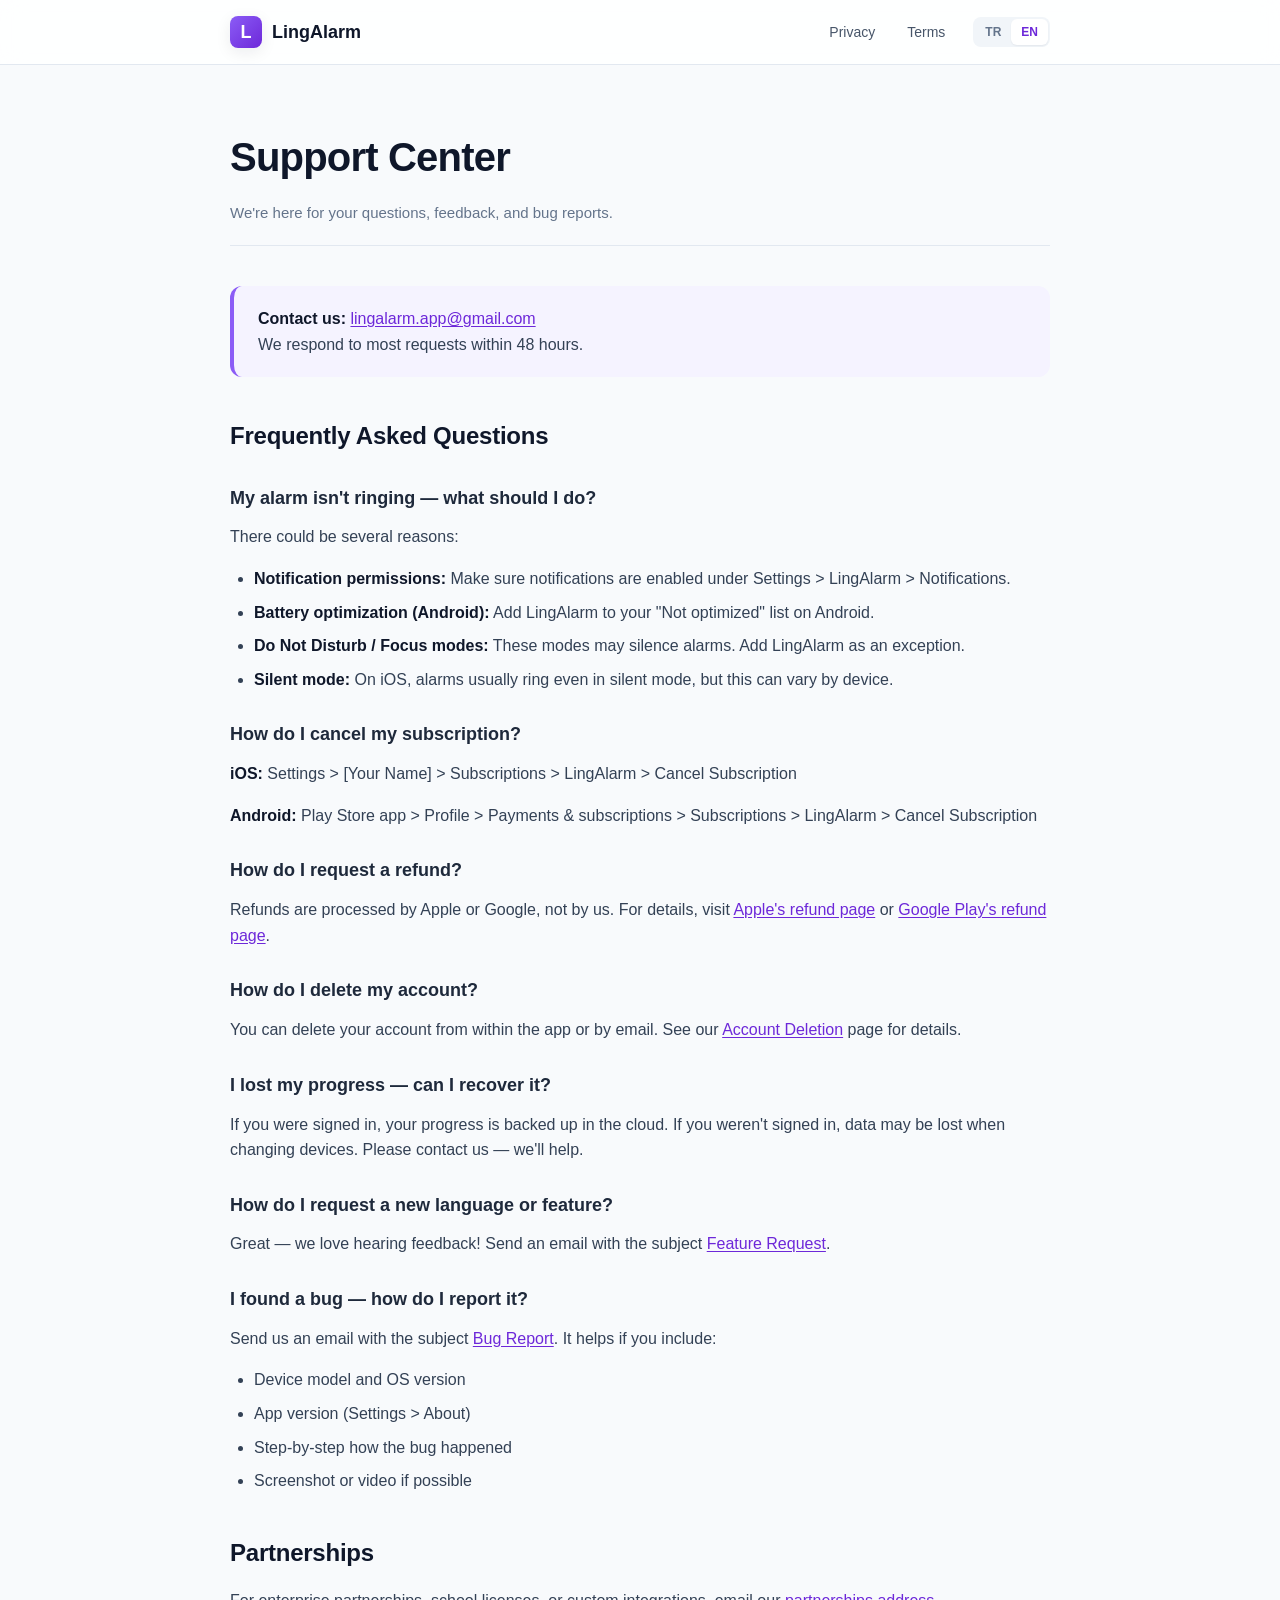
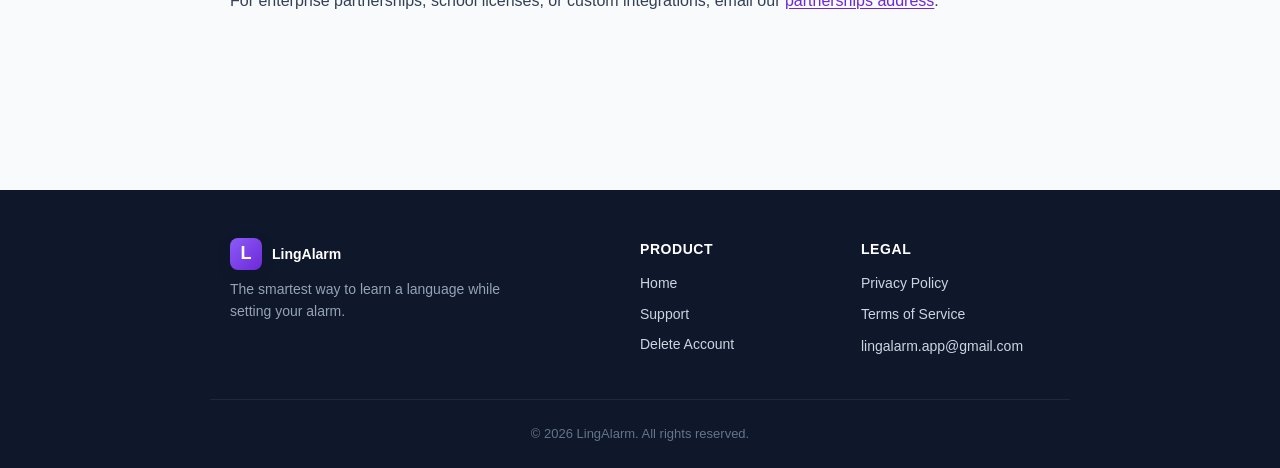
<file: support.html>
<!DOCTYPE html>
<html lang="tr">
<head>
  <meta charset="UTF-8" />
  <meta name="viewport" content="width=device-width, initial-scale=1.0" />
  <title>Destek — LingAlarm</title>
  <meta name="description" content="LingAlarm destek sayfası. Sorularınız, geri bildirimleriniz ve hata raporlarınız için bize ulaşın." />
  <meta name="theme-color" content="#7c3aed" />
  <link rel="stylesheet" href="assets/style.css" />
  <link rel="icon" href="data:image/svg+xml,%3Csvg xmlns='http://www.w3.org/2000/svg' viewBox='0 0 32 32'%3E%3Crect width='32' height='32' rx='8' fill='%237c3aed'/%3E%3Ctext x='16' y='22' font-size='18' font-family='system-ui,-apple-system' font-weight='700' fill='white' text-anchor='middle'%3EL%3C/text%3E%3C/svg%3E" />
</head>
<body>
  <header class="site-header">
    <div class="container">
      <a href="index.html" class="logo">
        <span class="logo-mark">L</span>
        <span>LingAlarm</span>
      </a>
      <nav class="nav">
        <a href="privacy-policy.html" data-lang-section="tr">Gizlilik</a>
        <a href="privacy-policy.html" data-lang-section="en">Privacy</a>
        <a href="terms.html" data-lang-section="tr">Şartlar</a>
        <a href="terms.html" data-lang-section="en">Terms</a>
        <div class="lang-toggle">
          <button data-lang-btn="tr">TR</button>
          <button data-lang-btn="en">EN</button>
        </div>
      </nav>
    </div>
  </header>

  <main class="page-content">
    <div class="container">

      <!-- TURKISH -->
      <div data-lang-section="tr">
        <h1>Destek Merkezi</h1>
        <p class="subtitle">Sorularınız, geri bildirimleriniz veya hata raporlarınız için buradayız.</p>

        <div class="callout info">
          <p>
            <strong>Bize ulaşın:</strong>
            <a href="mailto:lingalarm.app@gmail.com">lingalarm.app@gmail.com</a><br />
            Çoğu talebi 48 saat içinde yanıtlıyoruz.
          </p>
        </div>

        <h2>Sık Sorulan Sorular</h2>

        <h3>Alarmım çalmıyor, ne yapmalıyım?</h3>
        <p>Bunun birkaç nedeni olabilir:</p>
        <ul>
          <li><strong>Bildirim izinleri:</strong> Ayarlar &gt; LingAlarm &gt; Bildirimler bölümünde bildirim izninin açık olduğundan emin olun.</li>
          <li><strong>Pil optimizasyonu (Android):</strong> Android'de LingAlarm'ı "Pil optimizasyonuna tabi olmayan uygulamalar" listesine ekleyin.</li>
          <li><strong>Rahatsız Etme / Odaklanma modu:</strong> Bu mod açıkken alarmlar sessize alınabilir. LingAlarm'ı istisna olarak ekleyin.</li>
          <li><strong>Sessiz mod:</strong> iOS'ta sessiz moddayken bile alarmlar normalde çalar, ancak bazı cihazlarda gerçekleşmeyebilir.</li>
        </ul>

        <h3>Aboneliğimi nasıl iptal ederim?</h3>
        <p><strong>iOS:</strong> Ayarlar &gt; [Adınız] &gt; Abonelikler &gt; LingAlarm &gt; Aboneliği İptal Et</p>
        <p><strong>Android:</strong> Play Store uygulaması &gt; Profil &gt; Ödemeler ve abonelikler &gt; Abonelikler &gt; LingAlarm &gt; Aboneliği İptal Et</p>

        <h3>Geri ödeme nasıl talep edilir?</h3>
        <p>
          Geri ödemeler Apple veya Google üzerinden yapılır, bize değil.
          Detaylı bilgi için <a href="https://support.apple.com/tr-tr/HT204084">Apple geri ödeme sayfasını</a>
          veya <a href="https://support.google.com/googleplay/answer/2479637">Google Play geri ödeme sayfasını</a>
          ziyaret edin.
        </p>

        <h3>Hesabımı nasıl silerim?</h3>
        <p>
          Hesabınızı uygulama içinden veya e-posta ile silebilirsiniz.
          Detaylı bilgi için <a href="delete-account.html">Hesap Silme</a> sayfamıza bakın.
        </p>

        <h3>İlerlemem kayboldu, geri alabilir miyim?</h3>
        <p>
          Hesabınıza giriş yaptıysanız ilerlemeniz bulutta yedeklenir. Giriş yapmadıysanız,
          cihaz değişikliği sonrası veri kaybı olabilir. Lütfen bize ulaşın, destek olalım.
        </p>

        <h3>Yeni bir dil/özellik eklenmesini nasıl talep ederim?</h3>
        <p>
          Harika! Geri bildirimleriniz bizim için çok değerli.
          <a href="mailto:lingalarm.app@gmail.com?subject=Özellik%20Talebi">Özellik Talebi</a>
          konulu bir e-posta gönderin.
        </p>

        <h3>Hata buldum, nasıl bildiririm?</h3>
        <p>
          <a href="mailto:lingalarm.app@gmail.com?subject=Hata%20Raporu">Hata Raporu</a>
          konulu bir e-posta gönderin. Şunları paylaşmanız yardımcı olur:
        </p>
        <ul>
          <li>Cihaz modeli ve işletim sistemi sürümü</li>
          <li>Uygulama sürümü (Ayarlar &gt; Hakkında)</li>
          <li>Hatanın adım adım nasıl oluştuğu</li>
          <li>Mümkünse ekran görüntüsü veya video</li>
        </ul>

        <h2>İş Birlikleri</h2>
        <p>
          Kurumsal iş birlikleri, okul lisansları veya özel entegrasyonlar için
          <a href="mailto:lingalarm.app@gmail.com?subject=İş%20Birliği">iş birliği e-postamıza</a>
          yazın.
        </p>
      </div>

      <!-- ENGLISH -->
      <div data-lang-section="en">
        <h1>Support Center</h1>
        <p class="subtitle">We're here for your questions, feedback, and bug reports.</p>

        <div class="callout info">
          <p>
            <strong>Contact us:</strong>
            <a href="mailto:lingalarm.app@gmail.com">lingalarm.app@gmail.com</a><br />
            We respond to most requests within 48 hours.
          </p>
        </div>

        <h2>Frequently Asked Questions</h2>

        <h3>My alarm isn't ringing — what should I do?</h3>
        <p>There could be several reasons:</p>
        <ul>
          <li><strong>Notification permissions:</strong> Make sure notifications are enabled under Settings &gt; LingAlarm &gt; Notifications.</li>
          <li><strong>Battery optimization (Android):</strong> Add LingAlarm to your "Not optimized" list on Android.</li>
          <li><strong>Do Not Disturb / Focus modes:</strong> These modes may silence alarms. Add LingAlarm as an exception.</li>
          <li><strong>Silent mode:</strong> On iOS, alarms usually ring even in silent mode, but this can vary by device.</li>
        </ul>

        <h3>How do I cancel my subscription?</h3>
        <p><strong>iOS:</strong> Settings &gt; [Your Name] &gt; Subscriptions &gt; LingAlarm &gt; Cancel Subscription</p>
        <p><strong>Android:</strong> Play Store app &gt; Profile &gt; Payments &amp; subscriptions &gt; Subscriptions &gt; LingAlarm &gt; Cancel Subscription</p>

        <h3>How do I request a refund?</h3>
        <p>
          Refunds are processed by Apple or Google, not by us. For details, visit
          <a href="https://support.apple.com/en-us/HT204084">Apple's refund page</a>
          or <a href="https://support.google.com/googleplay/answer/2479637">Google Play's refund page</a>.
        </p>

        <h3>How do I delete my account?</h3>
        <p>
          You can delete your account from within the app or by email.
          See our <a href="delete-account.html">Account Deletion</a> page for details.
        </p>

        <h3>I lost my progress — can I recover it?</h3>
        <p>
          If you were signed in, your progress is backed up in the cloud. If you
          weren't signed in, data may be lost when changing devices. Please contact
          us — we'll help.
        </p>

        <h3>How do I request a new language or feature?</h3>
        <p>
          Great — we love hearing feedback! Send an email with the subject
          <a href="mailto:lingalarm.app@gmail.com?subject=Feature%20Request">Feature Request</a>.
        </p>

        <h3>I found a bug — how do I report it?</h3>
        <p>
          Send us an email with the subject
          <a href="mailto:lingalarm.app@gmail.com?subject=Bug%20Report">Bug Report</a>.
          It helps if you include:
        </p>
        <ul>
          <li>Device model and OS version</li>
          <li>App version (Settings &gt; About)</li>
          <li>Step-by-step how the bug happened</li>
          <li>Screenshot or video if possible</li>
        </ul>

        <h2>Partnerships</h2>
        <p>
          For enterprise partnerships, school licenses, or custom integrations,
          email our <a href="mailto:lingalarm.app@gmail.com?subject=Partnership">partnerships address</a>.
        </p>
      </div>

    </div>
  </main>

  <footer class="site-footer">
    <div class="container">
      <div class="col-brand">
        <a href="index.html" class="logo">
          <span class="logo-mark">L</span>
          <span>LingAlarm</span>
        </a>
        <p data-lang-section="tr">Alarm kurarken dil öğrenmek için en akıllı yol.</p>
        <p data-lang-section="en">The smartest way to learn a language while setting your alarm.</p>
      </div>
      <div>
        <h4 data-lang-section="tr">Ürün</h4>
        <h4 data-lang-section="en">Product</h4>
        <ul>
          <li><a href="index.html" data-lang-section="tr">Ana Sayfa</a><a href="index.html" data-lang-section="en">Home</a></li>
          <li><a href="support.html" data-lang-section="tr">Destek</a><a href="support.html" data-lang-section="en">Support</a></li>
          <li><a href="delete-account.html" data-lang-section="tr">Hesap Sil</a><a href="delete-account.html" data-lang-section="en">Delete Account</a></li>
        </ul>
      </div>
      <div>
        <h4 data-lang-section="tr">Yasal</h4>
        <h4 data-lang-section="en">Legal</h4>
        <ul>
          <li><a href="privacy-policy.html" data-lang-section="tr">Gizlilik Politikası</a><a href="privacy-policy.html" data-lang-section="en">Privacy Policy</a></li>
          <li><a href="terms.html" data-lang-section="tr">Kullanım Şartları</a><a href="terms.html" data-lang-section="en">Terms of Service</a></li>
          <li><a href="mailto:lingalarm.app@gmail.com">lingalarm.app@gmail.com</a></li>
        </ul>
      </div>
    </div>
    <div class="footer-bottom">
      <span data-lang-section="tr">© 2026 LingAlarm. Tüm hakları saklıdır.</span>
      <span data-lang-section="en">© 2026 LingAlarm. All rights reserved.</span>
    </div>
  </footer>

  <script src="assets/app.js"></script>
</body>
</html>
</file>
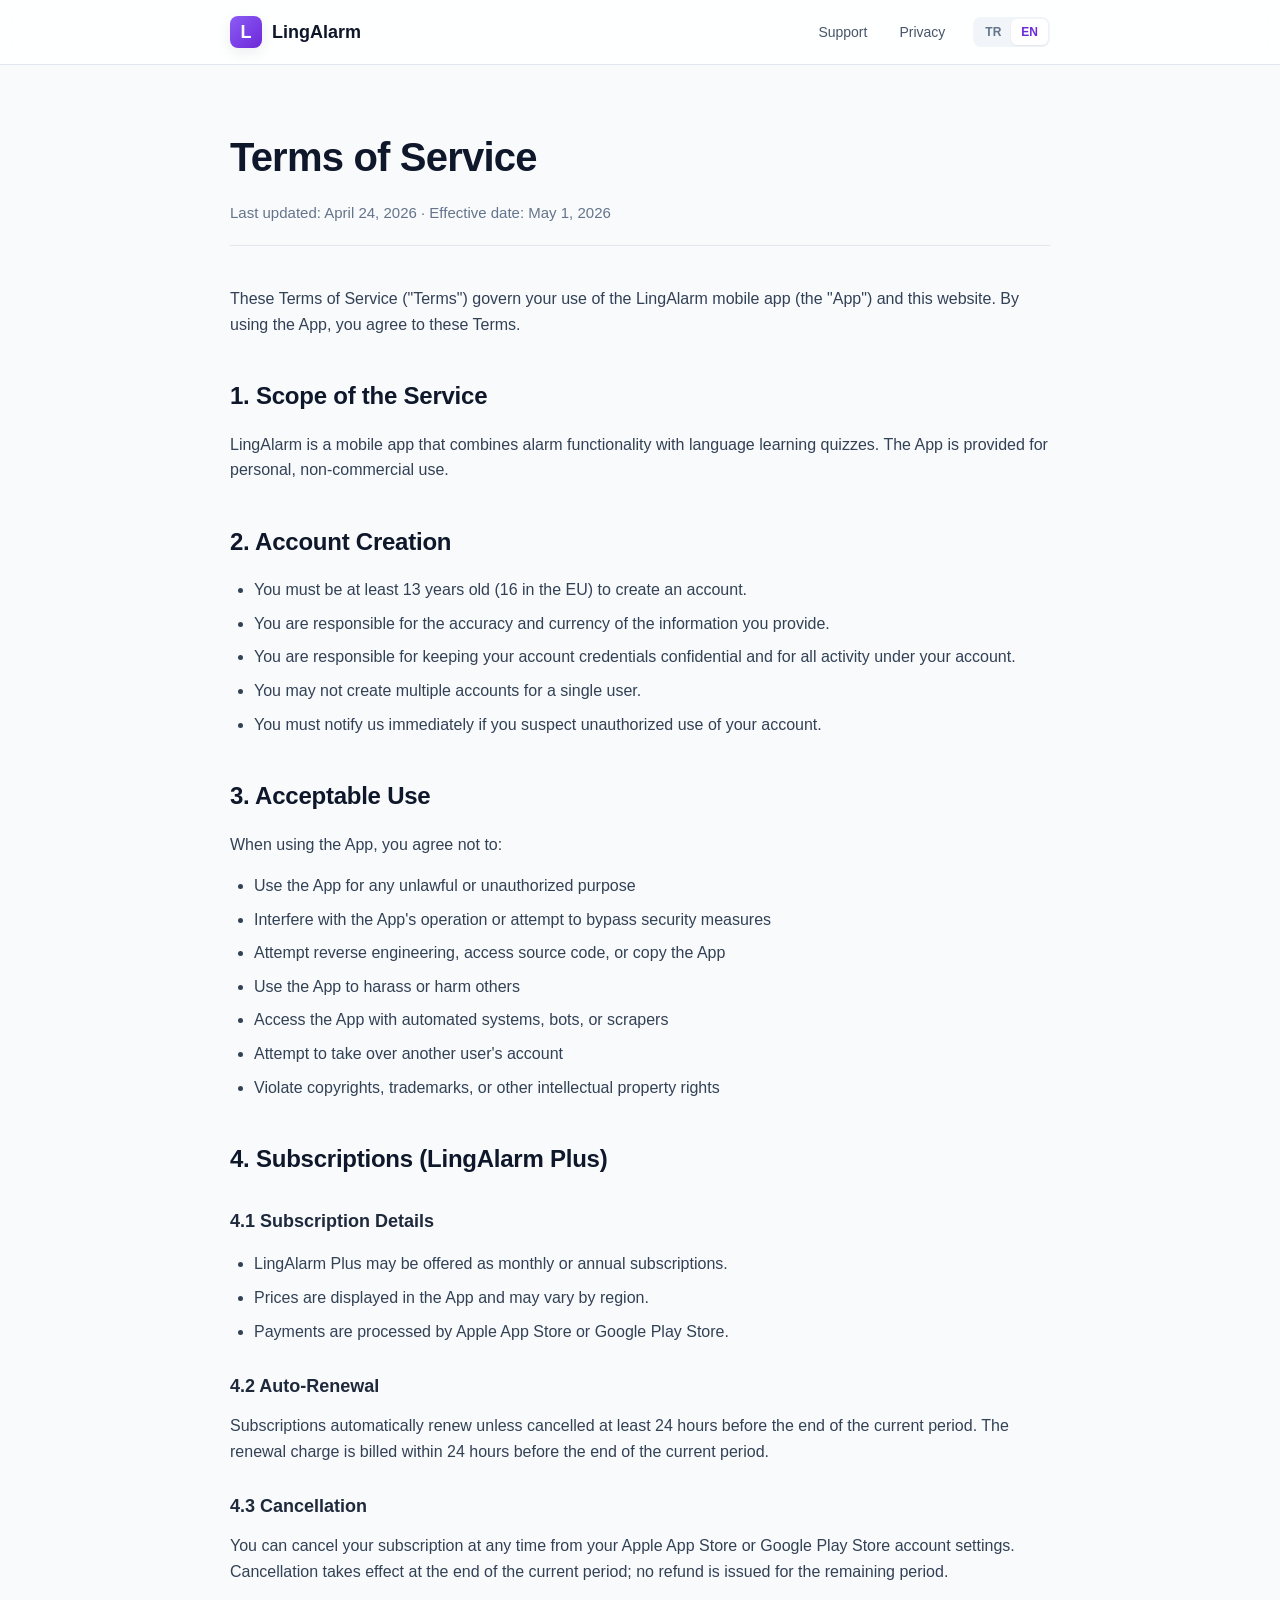
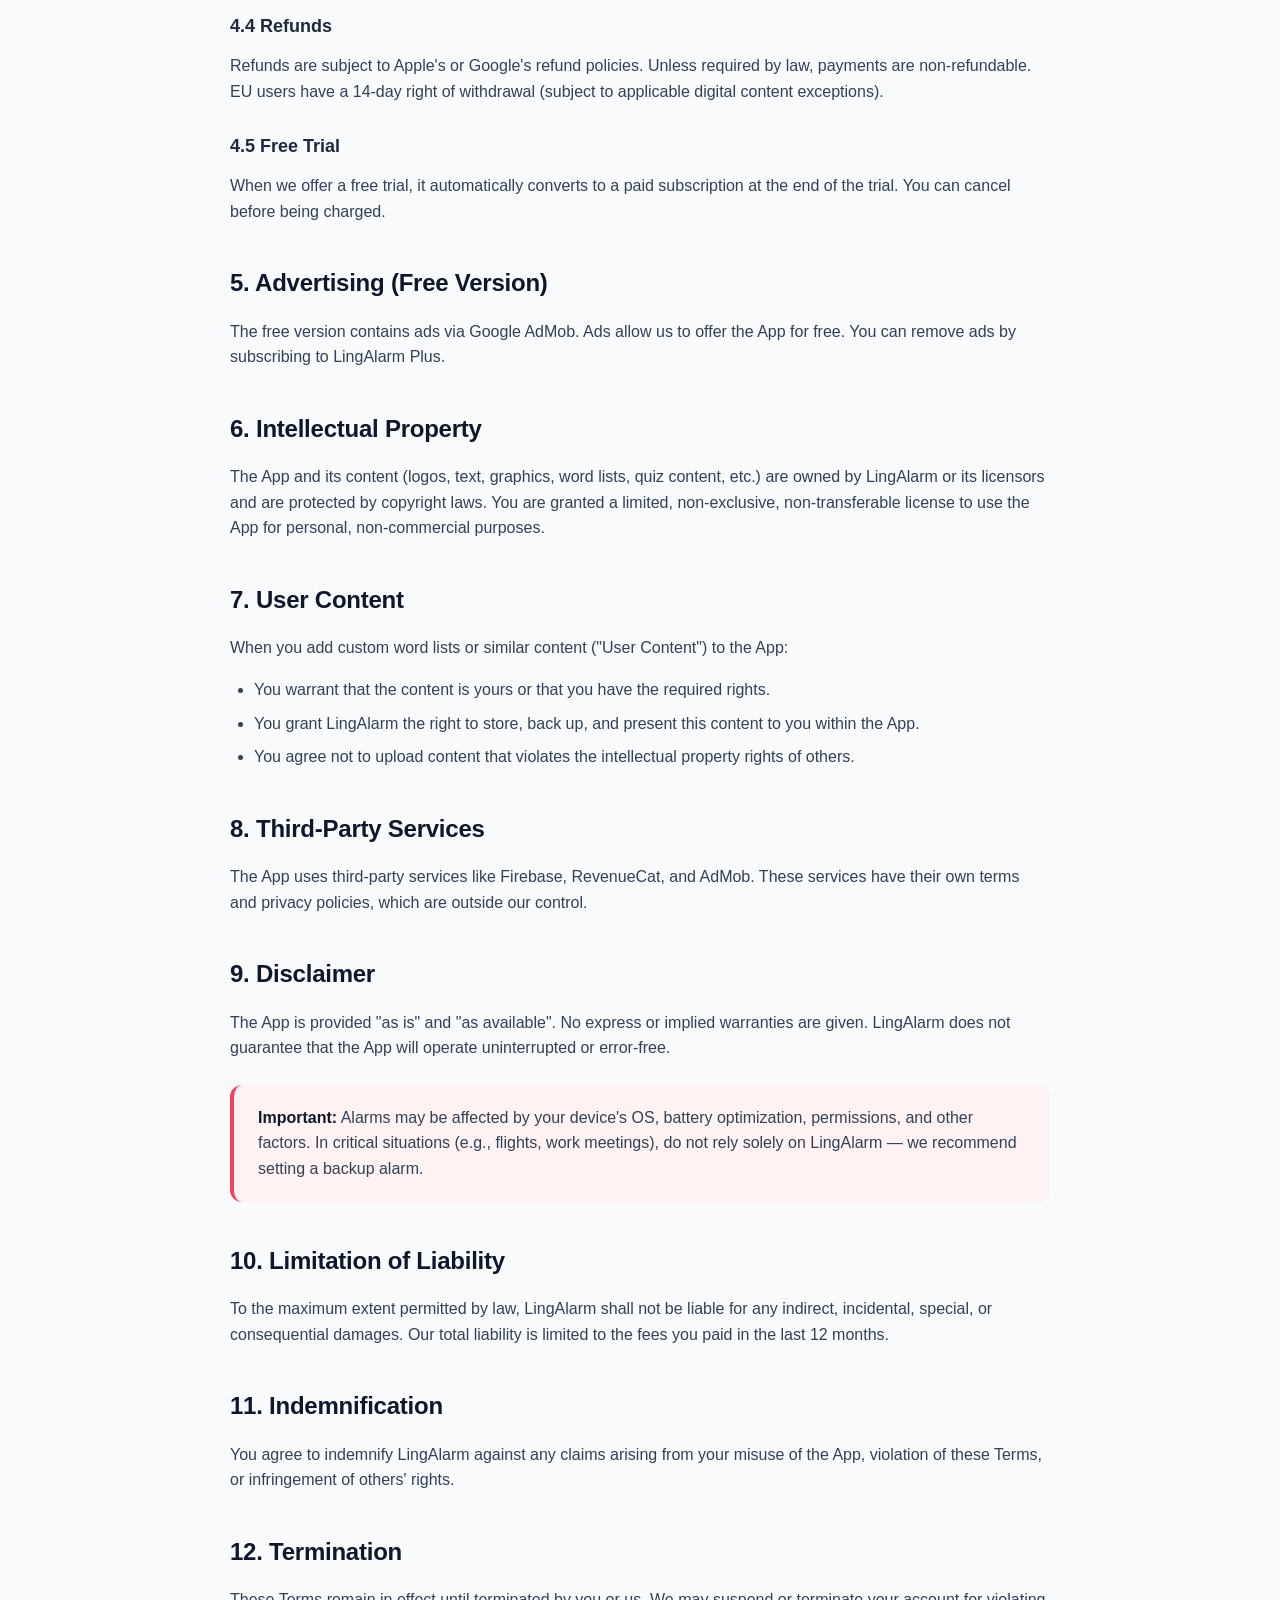
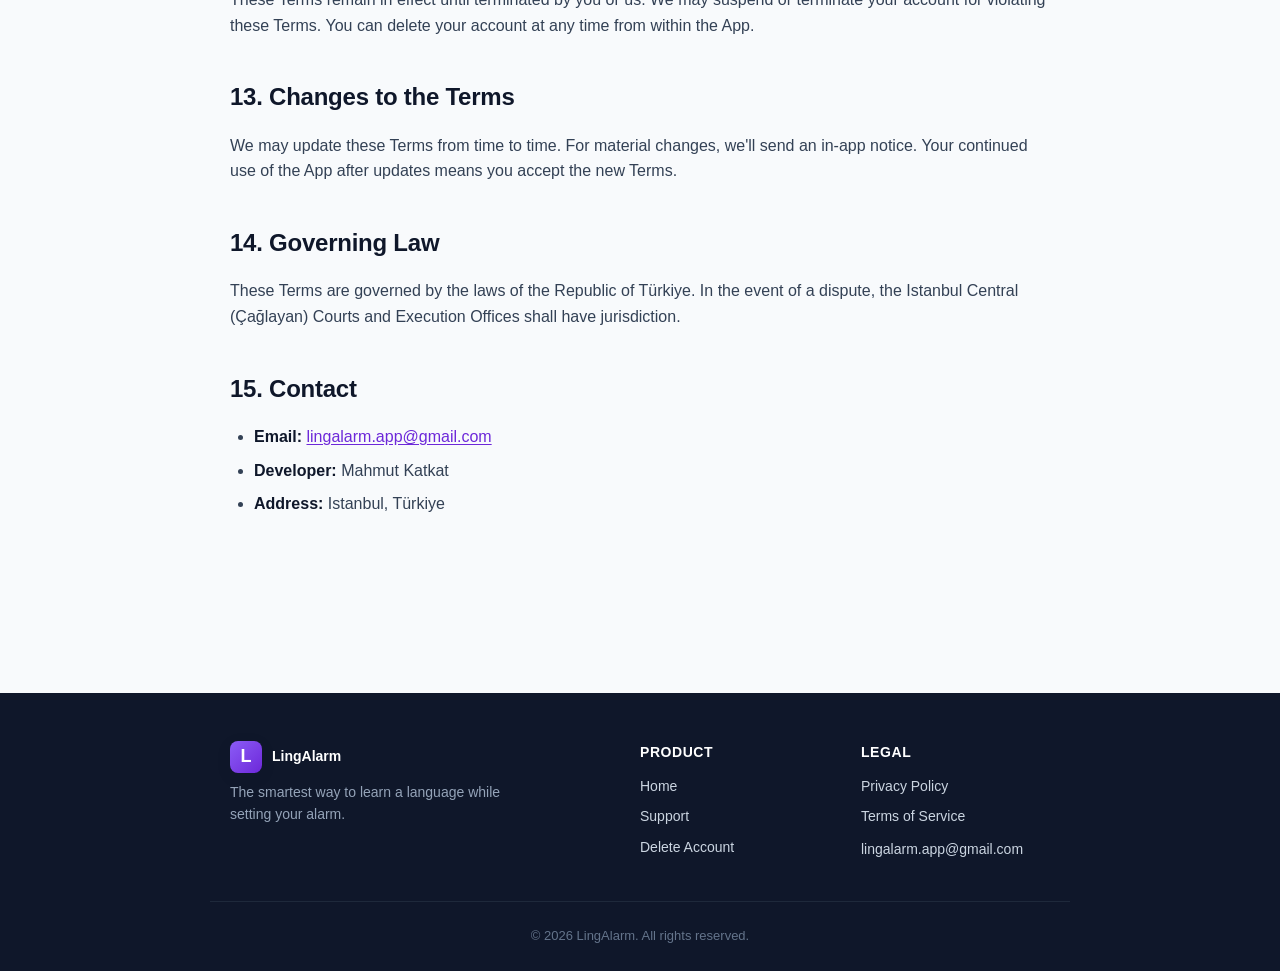
<file: terms.html>
<!DOCTYPE html>
<html lang="tr">
<head>
  <meta charset="UTF-8" />
  <meta name="viewport" content="width=device-width, initial-scale=1.0" />
  <title>Kullanım Şartları — LingAlarm</title>
  <meta name="description" content="LingAlarm kullanım şartları ve son kullanıcı lisans sözleşmesi." />
  <meta name="theme-color" content="#7c3aed" />
  <link rel="stylesheet" href="assets/style.css" />
  <link rel="icon" href="data:image/svg+xml,%3Csvg xmlns='http://www.w3.org/2000/svg' viewBox='0 0 32 32'%3E%3Crect width='32' height='32' rx='8' fill='%237c3aed'/%3E%3Ctext x='16' y='22' font-size='18' font-family='system-ui,-apple-system' font-weight='700' fill='white' text-anchor='middle'%3EL%3C/text%3E%3C/svg%3E" />
</head>
<body>
  <header class="site-header">
    <div class="container">
      <a href="index.html" class="logo">
        <span class="logo-mark">L</span>
        <span>LingAlarm</span>
      </a>
      <nav class="nav">
        <a href="support.html" data-lang-section="tr">Destek</a>
        <a href="support.html" data-lang-section="en">Support</a>
        <a href="privacy-policy.html" data-lang-section="tr">Gizlilik</a>
        <a href="privacy-policy.html" data-lang-section="en">Privacy</a>
        <div class="lang-toggle">
          <button data-lang-btn="tr">TR</button>
          <button data-lang-btn="en">EN</button>
        </div>
      </nav>
    </div>
  </header>

  <main class="page-content">
    <div class="container">

      <!-- TURKISH -->
      <div data-lang-section="tr">
        <h1>Kullanım Şartları</h1>
        <p class="subtitle">Son güncelleme: 24 Nisan 2026 · Yürürlük tarihi: 1 Mayıs 2026</p>

        <p>
          Bu Kullanım Şartları ("Şartlar"), LingAlarm mobil uygulamasını ("Uygulama")
          ve bu web sitesini kullanımınızı düzenler. Uygulamayı kullanarak bu
          Şartları kabul etmiş sayılırsınız.
        </p>

        <h2>1. Hizmetin Kapsamı</h2>
        <p>
          LingAlarm, alarm ayarları ile birlikte dil öğrenme quiz'leri sunan
          bir mobil uygulamadır. Uygulama, kişisel ve ticari olmayan amaçlarla
          kullanılmak üzere sağlanır.
        </p>

        <h2>2. Hesap Oluşturma</h2>
        <ul>
          <li>Hesap oluşturmak için en az 13 yaşında (AB'de 16 yaşında) olmalısınız.</li>
          <li>Sağladığınız bilgilerin doğru ve güncel olmasından siz sorumlusunuz.</li>
          <li>Hesap bilgilerinizin gizliliğini korumakla ve hesabınız üzerinden yapılan tüm etkinliklerden siz sorumlusunuz.</li>
          <li>Tek bir kullanıcı için birden fazla hesap oluşturamazsınız.</li>
          <li>Hesabınızın izinsiz kullanıldığını fark ederseniz derhal bize bildirmelisiniz.</li>
        </ul>

        <h2>3. Kabul Edilebilir Kullanım</h2>
        <p>Uygulamayı kullanırken şunları yapmamayı kabul edersiniz:</p>
        <ul>
          <li>Uygulamayı yasadışı veya yetkisiz amaçlarla kullanmak</li>
          <li>Uygulamanın çalışmasına müdahale etmek veya güvenlik önlemlerini aşmaya çalışmak</li>
          <li>Tersine mühendislik, kaynak koduna erişim veya kopyalama girişiminde bulunmak</li>
          <li>Uygulamayı başkalarına taciz veya zarar vermek için kullanmak</li>
          <li>Uygulamaya otomatik sistem, bot veya scraper ile erişmek</li>
          <li>Başka bir kullanıcının hesabını ele geçirmeye çalışmak</li>
          <li>Telif hakkı, ticari marka veya diğer fikri mülkiyet haklarını ihlal etmek</li>
        </ul>

        <h2>4. Abonelikler (LingAlarm Plus)</h2>

        <h3>4.1 Abonelik Detayları</h3>
        <ul>
          <li>LingAlarm Plus aylık veya yıllık olarak sunulabilir.</li>
          <li>Fiyatlar uygulama içinde güncel olarak görüntülenir ve bölgeye göre değişiklik gösterir.</li>
          <li>Ödemeler Apple App Store veya Google Play Store üzerinden tahsil edilir.</li>
        </ul>

        <h3>4.2 Otomatik Yenileme</h3>
        <p>
          Abonelikler, mevcut dönem sona ermeden en az 24 saat önce iptal edilmediği
          sürece otomatik olarak yenilenir. Yenileme ücreti, mevcut dönemin bitiminden
          önceki 24 saat içinde tahsil edilir.
        </p>

        <h3>4.3 İptal</h3>
        <p>
          Aboneliğinizi istediğiniz zaman Apple App Store veya Google Play Store
          hesap ayarlarınızdan iptal edebilirsiniz. İptal, mevcut dönemin sonunda
          yürürlüğe girer ve kalan süre için herhangi bir geri ödeme yapılmaz.
        </p>

        <h3>4.4 Geri Ödeme</h3>
        <p>
          Geri ödemeler Apple veya Google'ın geri ödeme politikalarına tabidir.
          Kanunen zorunlu olmadığı sürece ödemeler iade edilmez. AB'deki kullanıcılar,
          14 günlük cayma hakkına sahiptir (dijital içerik için geçerli istisnalar saklıdır).
        </p>

        <h3>4.5 Ücretsiz Deneme</h3>
        <p>
          Ücretsiz deneme sunduğumuzda, deneme süresi sonunda otomatik olarak
          ücretli aboneliğe dönüşür. Ücret alınmadan önce denemenizi iptal edebilirsiniz.
        </p>

        <h2>5. Reklamlar (Ücretsiz Sürüm)</h2>
        <p>
          Ücretsiz sürüm Google AdMob üzerinden reklam içerir. Reklamlar uygulamayı
          ücretsiz sunabilmemizi sağlar. LingAlarm Plus'a geçerek reklamları kaldırabilirsiniz.
        </p>

        <h2>6. Fikri Mülkiyet</h2>
        <p>
          Uygulama ve içeriği (logolar, metinler, grafikler, kelime listeleri,
          quiz içerikleri vb.) LingAlarm'a veya lisans verenlerine aittir ve
          telif hakkı yasaları ile korunmaktadır. Size, Uygulamayı kişisel ve
          ticari olmayan amaçlarla kullanmanız için sınırlı, münhasır olmayan,
          devredilemez bir lisans verilir.
        </p>

        <h2>7. Kullanıcı İçeriği</h2>
        <p>
          Uygulamaya özel kelime listesi veya benzeri içerik eklediğinizde ("Kullanıcı İçeriği"):
        </p>
        <ul>
          <li>İçeriğin size ait olduğunu veya gerekli haklara sahip olduğunuzu garanti edersiniz.</li>
          <li>LingAlarm'a bu içeriği Uygulama içinde saklama, yedekleme ve size sunma hakkı verirsiniz.</li>
          <li>Başkalarının fikri mülkiyet haklarını ihlal eden içerik yüklememeyi kabul edersiniz.</li>
        </ul>

        <h2>8. Üçüncü Taraf Hizmetleri</h2>
        <p>
          Uygulama, Firebase, RevenueCat, AdMob gibi üçüncü taraf hizmetleri kullanır.
          Bu hizmetlerin kendi şart ve gizlilik politikaları vardır ve bunlar bizim
          kontrolümüz dışındadır.
        </p>

        <h2>9. Sorumluluk Reddi</h2>
        <p>
          Uygulama "olduğu gibi" ve "mevcut olduğu şekilde" sunulur. Hiçbir açık veya
          zımni garanti verilmemektedir. LingAlarm, Uygulamanın kesintisiz veya
          hatasız çalışacağını garanti etmez.
        </p>

        <div class="callout warn">
          <p>
            <strong>Önemli:</strong> Alarmlar cihazınızın işletim sistemi, pil optimizasyonu,
            izinler ve diğer faktörlerden etkilenebilir. Kritik durumlarda (ör. uçuş,
            iş toplantısı) yalnızca LingAlarm'a güvenmeyin; yedek alarm kullanmanızı öneririz.
          </p>
        </div>

        <h2>10. Sorumluluğun Sınırlandırılması</h2>
        <p>
          Yasaların izin verdiği azami ölçüde, LingAlarm herhangi bir dolaylı,
          arızi, özel veya sonuç olarak ortaya çıkan zarardan sorumlu tutulamaz.
          Toplam sorumluluğumuz, son 12 ay içinde ödediğiniz ücretle sınırlıdır.
        </p>

        <h2>11. Tazminat</h2>
        <p>
          Uygulamayı kötüye kullanmanızdan, Şartları ihlal etmenizden veya
          başkalarının haklarını ihlal etmenizden kaynaklanan taleplere karşı
          LingAlarm'ı tazmin etmeyi kabul edersiniz.
        </p>

        <h2>12. Fesih</h2>
        <p>
          Bu Şartlar, sizin veya bizim tarafımızdan fesih edilene kadar yürürlükte kalır.
          Şartları ihlal etmeniz durumunda hesabınızı askıya alabilir veya sonlandırabiliriz.
          Hesabınızı istediğiniz zaman uygulama içinden silebilirsiniz.
        </p>

        <h2>13. Şartlardaki Değişiklikler</h2>
        <p>
          Bu Şartları zaman zaman güncelleyebiliriz. Önemli değişiklikler için uygulama
          içi bildirim gönderilir. Güncellemelerden sonra Uygulamayı kullanmaya devam
          etmeniz, yeni Şartları kabul ettiğiniz anlamına gelir.
        </p>

        <h2>14. Uygulanacak Hukuk</h2>
        <p>
          Bu Şartlar Türkiye Cumhuriyeti yasalarına tabidir ve bu yasalara göre yorumlanır.
          Uyuşmazlık halinde İstanbul Merkez (Çağlayan) Mahkemeleri ve İcra Daireleri yetkilidir.
        </p>

        <h2>15. İletişim</h2>
        <ul>
          <li><strong>E-posta:</strong> <a href="mailto:lingalarm.app@gmail.com">lingalarm.app@gmail.com</a></li>
          <li><strong>Geliştirici:</strong> Mahmut Katkat</li>
          <li><strong>Adres:</strong> İstanbul, Türkiye</li>
        </ul>
      </div>

      <!-- ENGLISH -->
      <div data-lang-section="en">
        <h1>Terms of Service</h1>
        <p class="subtitle">Last updated: April 24, 2026 · Effective date: May 1, 2026</p>

        <p>
          These Terms of Service ("Terms") govern your use of the LingAlarm mobile
          app (the "App") and this website. By using the App, you agree to these Terms.
        </p>

        <h2>1. Scope of the Service</h2>
        <p>
          LingAlarm is a mobile app that combines alarm functionality with language
          learning quizzes. The App is provided for personal, non-commercial use.
        </p>

        <h2>2. Account Creation</h2>
        <ul>
          <li>You must be at least 13 years old (16 in the EU) to create an account.</li>
          <li>You are responsible for the accuracy and currency of the information you provide.</li>
          <li>You are responsible for keeping your account credentials confidential and for all activity under your account.</li>
          <li>You may not create multiple accounts for a single user.</li>
          <li>You must notify us immediately if you suspect unauthorized use of your account.</li>
        </ul>

        <h2>3. Acceptable Use</h2>
        <p>When using the App, you agree not to:</p>
        <ul>
          <li>Use the App for any unlawful or unauthorized purpose</li>
          <li>Interfere with the App's operation or attempt to bypass security measures</li>
          <li>Attempt reverse engineering, access source code, or copy the App</li>
          <li>Use the App to harass or harm others</li>
          <li>Access the App with automated systems, bots, or scrapers</li>
          <li>Attempt to take over another user's account</li>
          <li>Violate copyrights, trademarks, or other intellectual property rights</li>
        </ul>

        <h2>4. Subscriptions (LingAlarm Plus)</h2>

        <h3>4.1 Subscription Details</h3>
        <ul>
          <li>LingAlarm Plus may be offered as monthly or annual subscriptions.</li>
          <li>Prices are displayed in the App and may vary by region.</li>
          <li>Payments are processed by Apple App Store or Google Play Store.</li>
        </ul>

        <h3>4.2 Auto-Renewal</h3>
        <p>
          Subscriptions automatically renew unless cancelled at least 24 hours before
          the end of the current period. The renewal charge is billed within 24 hours
          before the end of the current period.
        </p>

        <h3>4.3 Cancellation</h3>
        <p>
          You can cancel your subscription at any time from your Apple App Store or
          Google Play Store account settings. Cancellation takes effect at the end
          of the current period; no refund is issued for the remaining period.
        </p>

        <h3>4.4 Refunds</h3>
        <p>
          Refunds are subject to Apple's or Google's refund policies. Unless required
          by law, payments are non-refundable. EU users have a 14-day right of withdrawal
          (subject to applicable digital content exceptions).
        </p>

        <h3>4.5 Free Trial</h3>
        <p>
          When we offer a free trial, it automatically converts to a paid subscription
          at the end of the trial. You can cancel before being charged.
        </p>

        <h2>5. Advertising (Free Version)</h2>
        <p>
          The free version contains ads via Google AdMob. Ads allow us to offer the
          App for free. You can remove ads by subscribing to LingAlarm Plus.
        </p>

        <h2>6. Intellectual Property</h2>
        <p>
          The App and its content (logos, text, graphics, word lists, quiz content, etc.)
          are owned by LingAlarm or its licensors and are protected by copyright laws.
          You are granted a limited, non-exclusive, non-transferable license to use
          the App for personal, non-commercial purposes.
        </p>

        <h2>7. User Content</h2>
        <p>
          When you add custom word lists or similar content ("User Content") to the App:
        </p>
        <ul>
          <li>You warrant that the content is yours or that you have the required rights.</li>
          <li>You grant LingAlarm the right to store, back up, and present this content to you within the App.</li>
          <li>You agree not to upload content that violates the intellectual property rights of others.</li>
        </ul>

        <h2>8. Third-Party Services</h2>
        <p>
          The App uses third-party services like Firebase, RevenueCat, and AdMob.
          These services have their own terms and privacy policies, which are
          outside our control.
        </p>

        <h2>9. Disclaimer</h2>
        <p>
          The App is provided "as is" and "as available". No express or implied
          warranties are given. LingAlarm does not guarantee that the App will
          operate uninterrupted or error-free.
        </p>

        <div class="callout warn">
          <p>
            <strong>Important:</strong> Alarms may be affected by your device's OS,
            battery optimization, permissions, and other factors. In critical
            situations (e.g., flights, work meetings), do not rely solely on
            LingAlarm — we recommend setting a backup alarm.
          </p>
        </div>

        <h2>10. Limitation of Liability</h2>
        <p>
          To the maximum extent permitted by law, LingAlarm shall not be liable for
          any indirect, incidental, special, or consequential damages. Our total
          liability is limited to the fees you paid in the last 12 months.
        </p>

        <h2>11. Indemnification</h2>
        <p>
          You agree to indemnify LingAlarm against any claims arising from your
          misuse of the App, violation of these Terms, or infringement of others' rights.
        </p>

        <h2>12. Termination</h2>
        <p>
          These Terms remain in effect until terminated by you or us. We may suspend
          or terminate your account for violating these Terms. You can delete your
          account at any time from within the App.
        </p>

        <h2>13. Changes to the Terms</h2>
        <p>
          We may update these Terms from time to time. For material changes, we'll
          send an in-app notice. Your continued use of the App after updates means
          you accept the new Terms.
        </p>

        <h2>14. Governing Law</h2>
        <p>
          These Terms are governed by the laws of the Republic of Türkiye. In the
          event of a dispute, the Istanbul Central (Çağlayan) Courts and Execution
          Offices shall have jurisdiction.
        </p>

        <h2>15. Contact</h2>
        <ul>
          <li><strong>Email:</strong> <a href="mailto:lingalarm.app@gmail.com">lingalarm.app@gmail.com</a></li>
          <li><strong>Developer:</strong> Mahmut Katkat</li>
          <li><strong>Address:</strong> Istanbul, Türkiye</li>
        </ul>
      </div>

    </div>
  </main>

  <footer class="site-footer">
    <div class="container">
      <div class="col-brand">
        <a href="index.html" class="logo">
          <span class="logo-mark">L</span>
          <span>LingAlarm</span>
        </a>
        <p data-lang-section="tr">Alarm kurarken dil öğrenmek için en akıllı yol.</p>
        <p data-lang-section="en">The smartest way to learn a language while setting your alarm.</p>
      </div>
      <div>
        <h4 data-lang-section="tr">Ürün</h4>
        <h4 data-lang-section="en">Product</h4>
        <ul>
          <li><a href="index.html" data-lang-section="tr">Ana Sayfa</a><a href="index.html" data-lang-section="en">Home</a></li>
          <li><a href="support.html" data-lang-section="tr">Destek</a><a href="support.html" data-lang-section="en">Support</a></li>
          <li><a href="delete-account.html" data-lang-section="tr">Hesap Sil</a><a href="delete-account.html" data-lang-section="en">Delete Account</a></li>
        </ul>
      </div>
      <div>
        <h4 data-lang-section="tr">Yasal</h4>
        <h4 data-lang-section="en">Legal</h4>
        <ul>
          <li><a href="privacy-policy.html" data-lang-section="tr">Gizlilik Politikası</a><a href="privacy-policy.html" data-lang-section="en">Privacy Policy</a></li>
          <li><a href="terms.html" data-lang-section="tr">Kullanım Şartları</a><a href="terms.html" data-lang-section="en">Terms of Service</a></li>
          <li><a href="mailto:lingalarm.app@gmail.com">lingalarm.app@gmail.com</a></li>
        </ul>
      </div>
    </div>
    <div class="footer-bottom">
      <span data-lang-section="tr">© 2026 LingAlarm. Tüm hakları saklıdır.</span>
      <span data-lang-section="en">© 2026 LingAlarm. All rights reserved.</span>
    </div>
  </footer>

  <script src="assets/app.js"></script>
</body>
</html>
</file>
<file: assets/style.css>
/* LingAlarm — Shared Website Styles */

:root {
  --brand-50: #f5f3ff;
  --brand-100: #ede9fe;
  --brand-200: #ddd6fe;
  --brand-300: #c4b5fd;
  --brand-400: #a78bfa;
  --brand-500: #8b5cf6;
  --brand-600: #7c3aed;
  --brand-700: #6d28d9;
  --brand-800: #5b21b6;
  --brand-900: #4c1d95;
  --accent: #f43f5e;
  --ink-50: #f8fafc;
  --ink-100: #f1f5f9;
  --ink-200: #e2e8f0;
  --ink-300: #cbd5e1;
  --ink-400: #94a3b8;
  --ink-500: #64748b;
  --ink-600: #475569;
  --ink-700: #334155;
  --ink-800: #1e293b;
  --ink-900: #0f172a;
  --shadow-sm: 0 1px 2px rgba(15, 23, 42, 0.06);
  --shadow-md: 0 4px 16px rgba(15, 23, 42, 0.08);
  --shadow-lg: 0 12px 40px rgba(139, 92, 246, 0.18);
  --radius-sm: 8px;
  --radius-md: 12px;
  --radius-lg: 20px;
  --radius-xl: 28px;
}

* {
  box-sizing: border-box;
  margin: 0;
  padding: 0;
}

html {
  scroll-behavior: smooth;
  -webkit-text-size-adjust: 100%;
}

body {
  font-family: -apple-system, BlinkMacSystemFont, 'Segoe UI', 'Inter', 'Helvetica Neue', Arial, sans-serif;
  font-size: 16px;
  line-height: 1.6;
  color: var(--ink-800);
  background: var(--ink-50);
  -webkit-font-smoothing: antialiased;
  -moz-osx-font-smoothing: grayscale;
}

.container {
  max-width: 860px;
  margin: 0 auto;
  padding: 0 20px;
}

/* Header */
.site-header {
  position: sticky;
  top: 0;
  z-index: 50;
  background: rgba(255, 255, 255, 0.85);
  backdrop-filter: saturate(180%) blur(12px);
  -webkit-backdrop-filter: saturate(180%) blur(12px);
  border-bottom: 1px solid var(--ink-200);
}

.site-header .container {
  display: flex;
  align-items: center;
  justify-content: space-between;
  height: 64px;
}

.logo {
  display: flex;
  align-items: center;
  gap: 10px;
  text-decoration: none;
  color: var(--ink-900);
  font-weight: 700;
  font-size: 18px;
}

.logo-mark {
  width: 32px;
  height: 32px;
  border-radius: 8px;
  background: linear-gradient(135deg, var(--brand-500), var(--brand-700));
  display: inline-flex;
  align-items: center;
  justify-content: center;
  color: white;
  font-size: 18px;
  box-shadow: var(--shadow-md);
}

.nav {
  display: flex;
  gap: 8px;
  align-items: center;
}

.nav a {
  color: var(--ink-600);
  text-decoration: none;
  font-size: 14px;
  font-weight: 500;
  padding: 8px 12px;
  border-radius: var(--radius-sm);
  transition: all 0.15s ease;
}

.nav a:hover {
  color: var(--brand-700);
  background: var(--brand-50);
}

.lang-toggle {
  display: inline-flex;
  background: var(--ink-100);
  border-radius: var(--radius-sm);
  padding: 2px;
  margin-left: 8px;
}

.lang-toggle button {
  background: transparent;
  border: 0;
  padding: 6px 10px;
  font-size: 12px;
  font-weight: 600;
  color: var(--ink-500);
  cursor: pointer;
  border-radius: 6px;
  transition: all 0.15s ease;
}

.lang-toggle button.active {
  background: white;
  color: var(--brand-700);
  box-shadow: var(--shadow-sm);
}

/* Hero */
.hero {
  padding: 80px 0 60px;
  text-align: center;
  background: linear-gradient(180deg, var(--brand-50) 0%, transparent 100%);
}

.hero h1 {
  font-size: clamp(32px, 5vw, 48px);
  font-weight: 800;
  line-height: 1.15;
  letter-spacing: -0.02em;
  color: var(--ink-900);
  margin-bottom: 16px;
}

.hero h1 .accent {
  background: linear-gradient(135deg, var(--brand-500), var(--brand-700));
  -webkit-background-clip: text;
  background-clip: text;
  -webkit-text-fill-color: transparent;
}

.hero p {
  font-size: 18px;
  color: var(--ink-600);
  max-width: 560px;
  margin: 0 auto 32px;
}

.cta-row {
  display: flex;
  gap: 12px;
  justify-content: center;
  flex-wrap: wrap;
  margin-bottom: 48px;
}

.btn {
  display: inline-flex;
  align-items: center;
  gap: 8px;
  padding: 14px 22px;
  border-radius: var(--radius-md);
  font-weight: 600;
  font-size: 15px;
  text-decoration: none;
  transition: all 0.2s ease;
  border: 0;
  cursor: pointer;
}

.btn-primary {
  background: linear-gradient(135deg, var(--brand-500), var(--brand-700));
  color: white;
  box-shadow: var(--shadow-lg);
}

.btn-primary:hover {
  transform: translateY(-1px);
  box-shadow: 0 16px 48px rgba(139, 92, 246, 0.28);
}

.btn-secondary {
  background: white;
  color: var(--ink-800);
  border: 1px solid var(--ink-200);
  box-shadow: var(--shadow-sm);
}

.btn-secondary:hover {
  border-color: var(--brand-400);
  color: var(--brand-700);
}

/* Features */
.features {
  padding: 40px 0 80px;
}

.feature-grid {
  display: grid;
  grid-template-columns: repeat(auto-fit, minmax(240px, 1fr));
  gap: 20px;
}

.feature-card {
  background: white;
  border-radius: var(--radius-lg);
  padding: 28px;
  border: 1px solid var(--ink-200);
  transition: all 0.2s ease;
}

.feature-card:hover {
  border-color: var(--brand-300);
  box-shadow: var(--shadow-md);
  transform: translateY(-2px);
}

.feature-icon {
  width: 48px;
  height: 48px;
  border-radius: var(--radius-md);
  background: var(--brand-100);
  color: var(--brand-700);
  display: inline-flex;
  align-items: center;
  justify-content: center;
  font-size: 24px;
  margin-bottom: 16px;
}

.feature-card h3 {
  font-size: 18px;
  font-weight: 700;
  color: var(--ink-900);
  margin-bottom: 8px;
}

.feature-card p {
  font-size: 14px;
  color: var(--ink-600);
  line-height: 1.5;
}

/* Content Pages (Privacy, Terms, etc.) */
.page-content {
  padding: 60px 0 80px;
}

.page-content h1 {
  font-size: clamp(28px, 4vw, 40px);
  font-weight: 800;
  color: var(--ink-900);
  letter-spacing: -0.02em;
  margin-bottom: 12px;
}

.page-content .subtitle {
  color: var(--ink-500);
  font-size: 15px;
  margin-bottom: 40px;
  padding-bottom: 20px;
  border-bottom: 1px solid var(--ink-200);
}

.page-content h2 {
  font-size: 24px;
  font-weight: 700;
  color: var(--ink-900);
  margin-top: 40px;
  margin-bottom: 16px;
  letter-spacing: -0.01em;
}

.page-content h3 {
  font-size: 18px;
  font-weight: 600;
  color: var(--ink-800);
  margin-top: 28px;
  margin-bottom: 12px;
}

.page-content p {
  color: var(--ink-700);
  margin-bottom: 16px;
}

.page-content ul,
.page-content ol {
  margin: 16px 0 16px 24px;
  color: var(--ink-700);
}

.page-content li {
  margin-bottom: 8px;
}

.page-content a {
  color: var(--brand-700);
  text-decoration: underline;
  text-underline-offset: 2px;
}

.page-content a:hover {
  color: var(--brand-900);
}

.page-content strong {
  color: var(--ink-900);
  font-weight: 600;
}

.callout {
  padding: 20px 24px;
  border-radius: var(--radius-md);
  margin: 24px 0;
  border-left: 4px solid var(--brand-500);
  background: var(--brand-50);
}

.callout.warn {
  border-left-color: var(--accent);
  background: #fef2f3;
}

.callout.info {
  border-left-color: var(--brand-500);
  background: var(--brand-50);
}

.callout p:last-child {
  margin-bottom: 0;
}

.steps {
  counter-reset: step;
  list-style: none;
  margin-left: 0;
  padding: 0;
}

.steps li {
  counter-increment: step;
  position: relative;
  padding: 16px 20px 16px 60px;
  background: white;
  border: 1px solid var(--ink-200);
  border-radius: var(--radius-md);
  margin-bottom: 12px;
  list-style: none;
}

.steps li::before {
  content: counter(step);
  position: absolute;
  left: 16px;
  top: 50%;
  transform: translateY(-50%);
  width: 32px;
  height: 32px;
  border-radius: 50%;
  background: linear-gradient(135deg, var(--brand-500), var(--brand-700));
  color: white;
  display: inline-flex;
  align-items: center;
  justify-content: center;
  font-weight: 700;
  font-size: 14px;
}

/* Data Table */
.data-table {
  width: 100%;
  border-collapse: collapse;
  margin: 20px 0;
  font-size: 14px;
  background: white;
  border: 1px solid var(--ink-200);
  border-radius: var(--radius-md);
  overflow: hidden;
}

.data-table th {
  text-align: left;
  padding: 12px 16px;
  background: var(--ink-50);
  font-weight: 600;
  color: var(--ink-800);
  border-bottom: 1px solid var(--ink-200);
}

.data-table td {
  padding: 12px 16px;
  border-bottom: 1px solid var(--ink-100);
  color: var(--ink-700);
  vertical-align: top;
}

.data-table tr:last-child td {
  border-bottom: 0;
}

/* Footer */
.site-footer {
  background: var(--ink-900);
  color: var(--ink-300);
  padding: 48px 0 24px;
  margin-top: 80px;
}

.site-footer .container {
  display: grid;
  grid-template-columns: 2fr 1fr 1fr;
  gap: 32px;
}

.site-footer .col-brand p {
  color: var(--ink-400);
  font-size: 14px;
  margin-top: 8px;
  max-width: 280px;
}

.site-footer .logo {
  color: white;
}

.site-footer h4 {
  color: white;
  font-size: 14px;
  font-weight: 600;
  margin-bottom: 12px;
  text-transform: uppercase;
  letter-spacing: 0.04em;
}

.site-footer ul {
  list-style: none;
  padding: 0;
  margin: 0;
}

.site-footer li {
  margin-bottom: 8px;
}

.site-footer a {
  color: var(--ink-300);
  text-decoration: none;
  font-size: 14px;
  transition: color 0.15s ease;
}

.site-footer a:hover {
  color: white;
}

.footer-bottom {
  max-width: 860px;
  margin: 32px auto 0;
  padding: 24px 20px 0;
  border-top: 1px solid var(--ink-800);
  text-align: center;
  font-size: 13px;
  color: var(--ink-500);
}

/* Language toggle sections */
[data-lang-section] {
  display: none;
}

[data-lang-section].active {
  display: block;
}

/* Responsive */
@media (max-width: 640px) {
  .site-header .container {
    height: 56px;
  }

  .nav {
    gap: 2px;
  }

  .nav a:not(.lang-toggle-wrap) {
    padding: 6px 8px;
    font-size: 13px;
  }

  .hero {
    padding: 48px 0 32px;
  }

  .page-content {
    padding: 32px 0 48px;
  }

  .site-footer .container {
    grid-template-columns: 1fr;
  }
}
</file>
